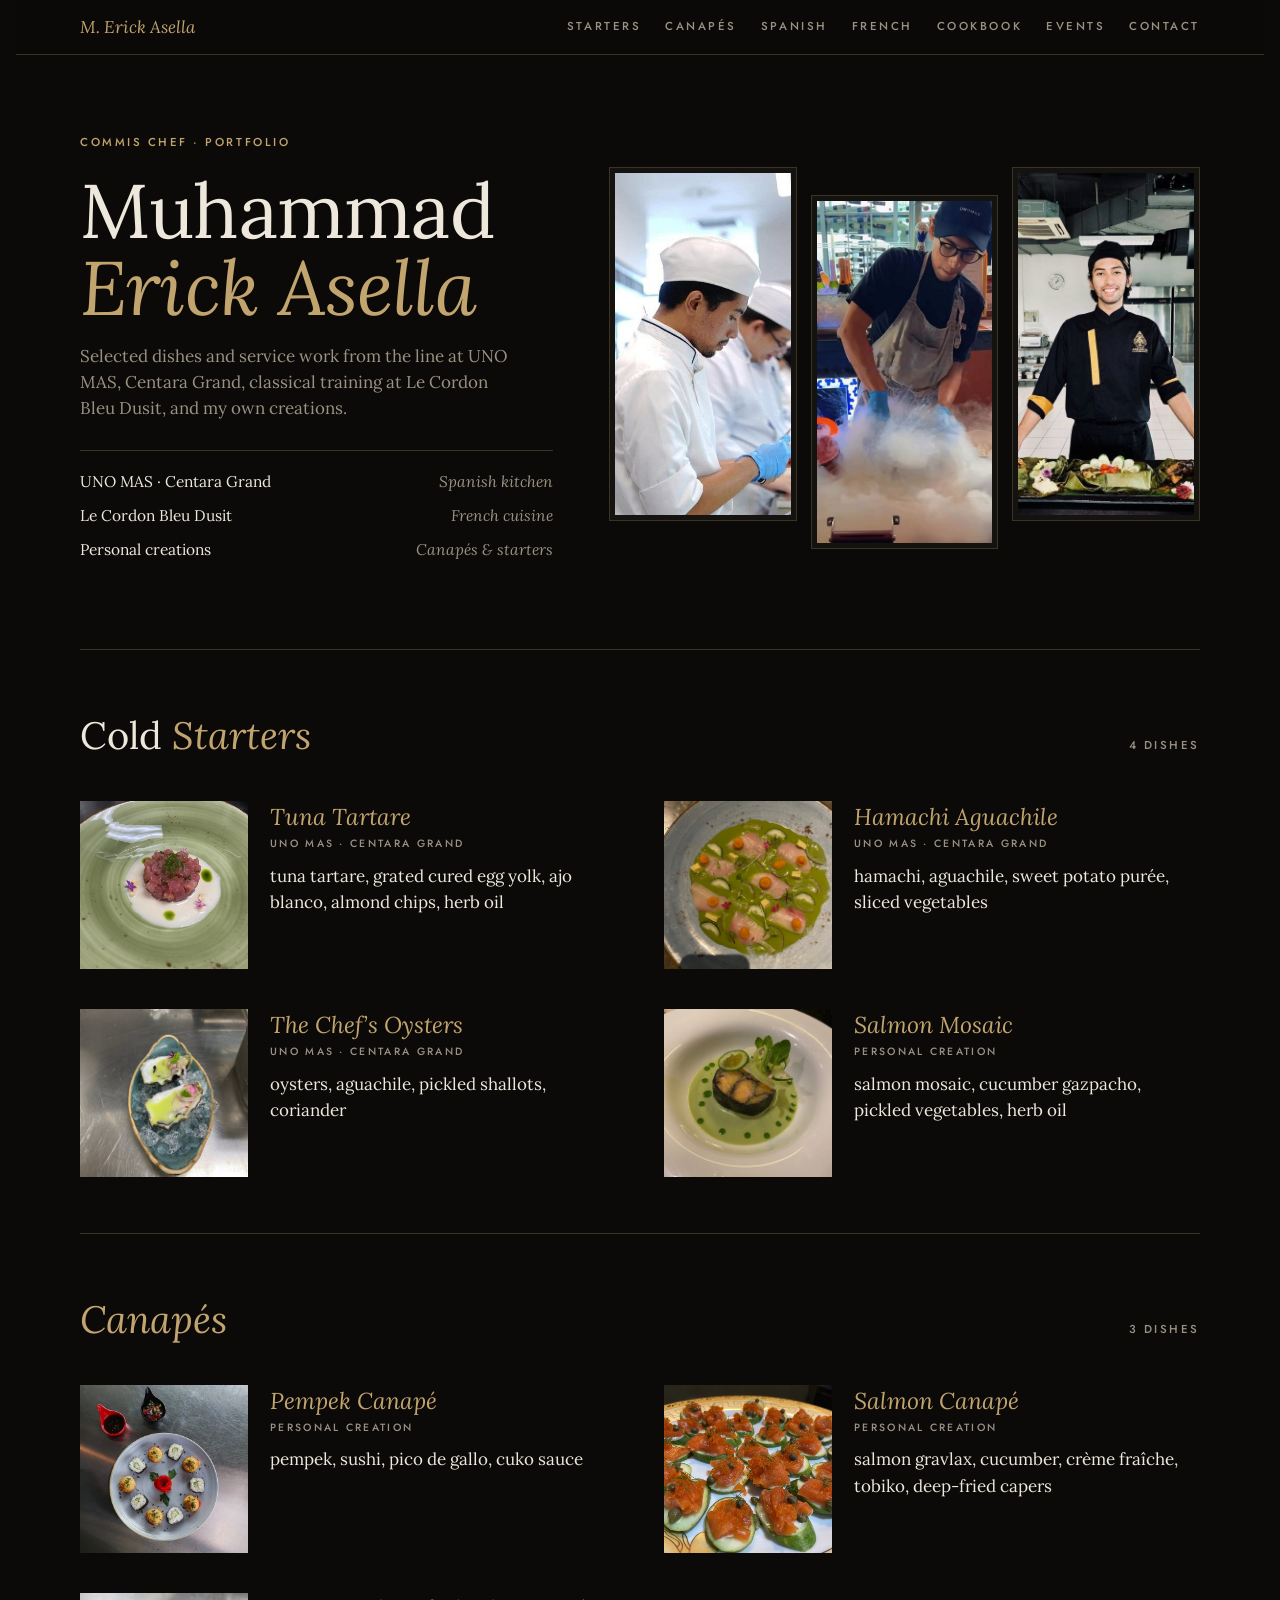
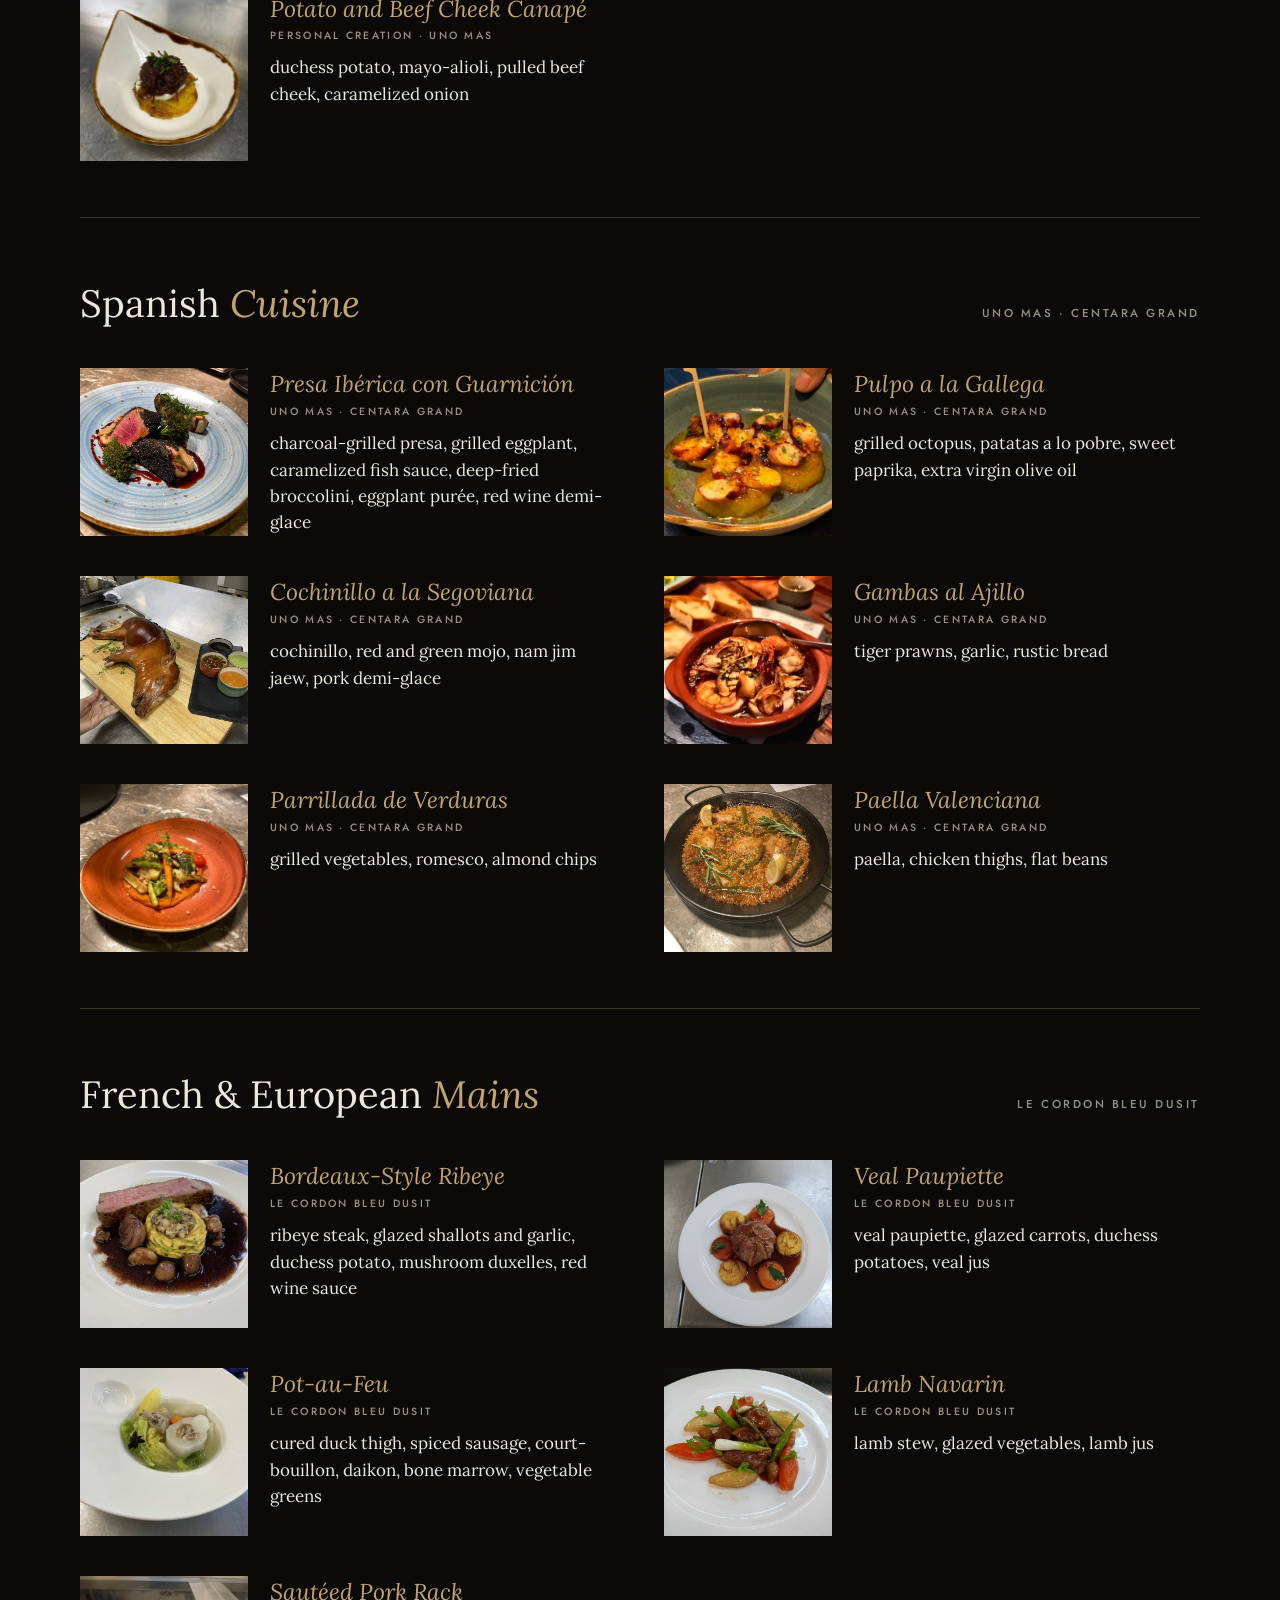
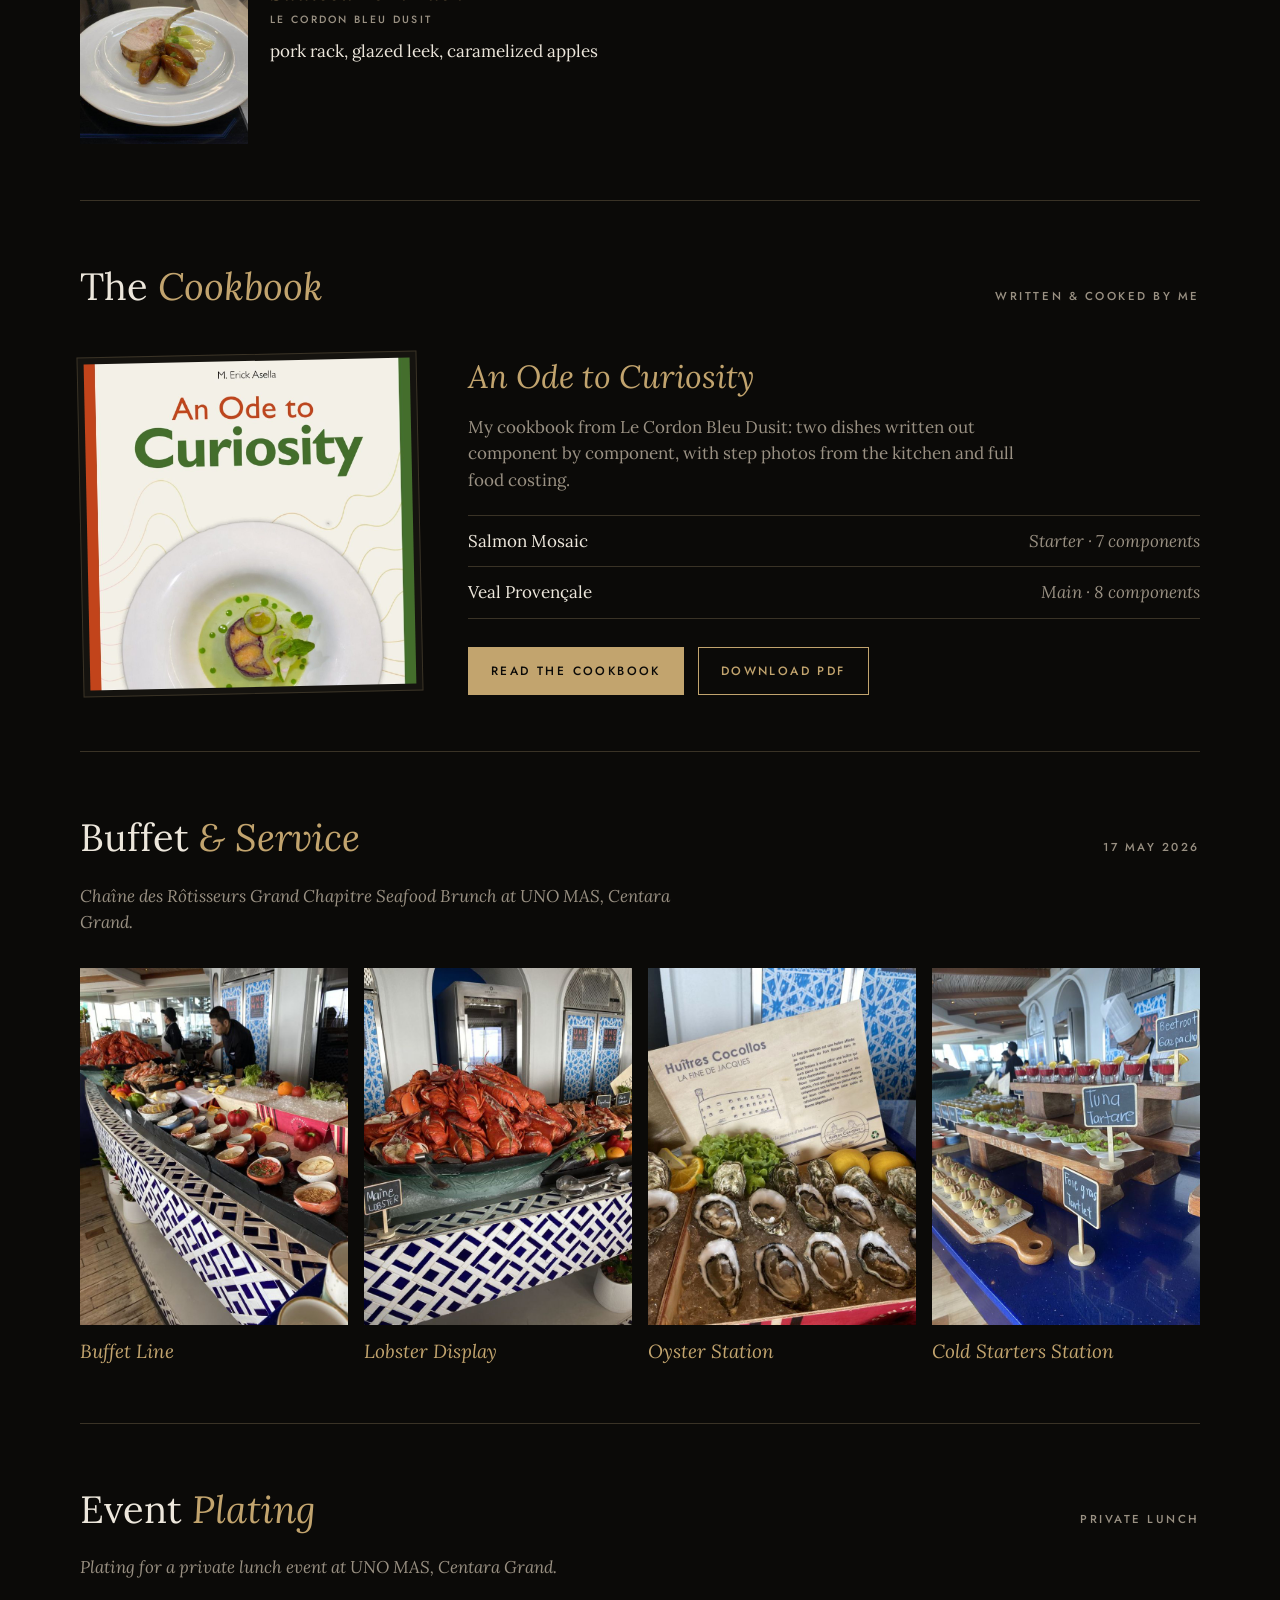
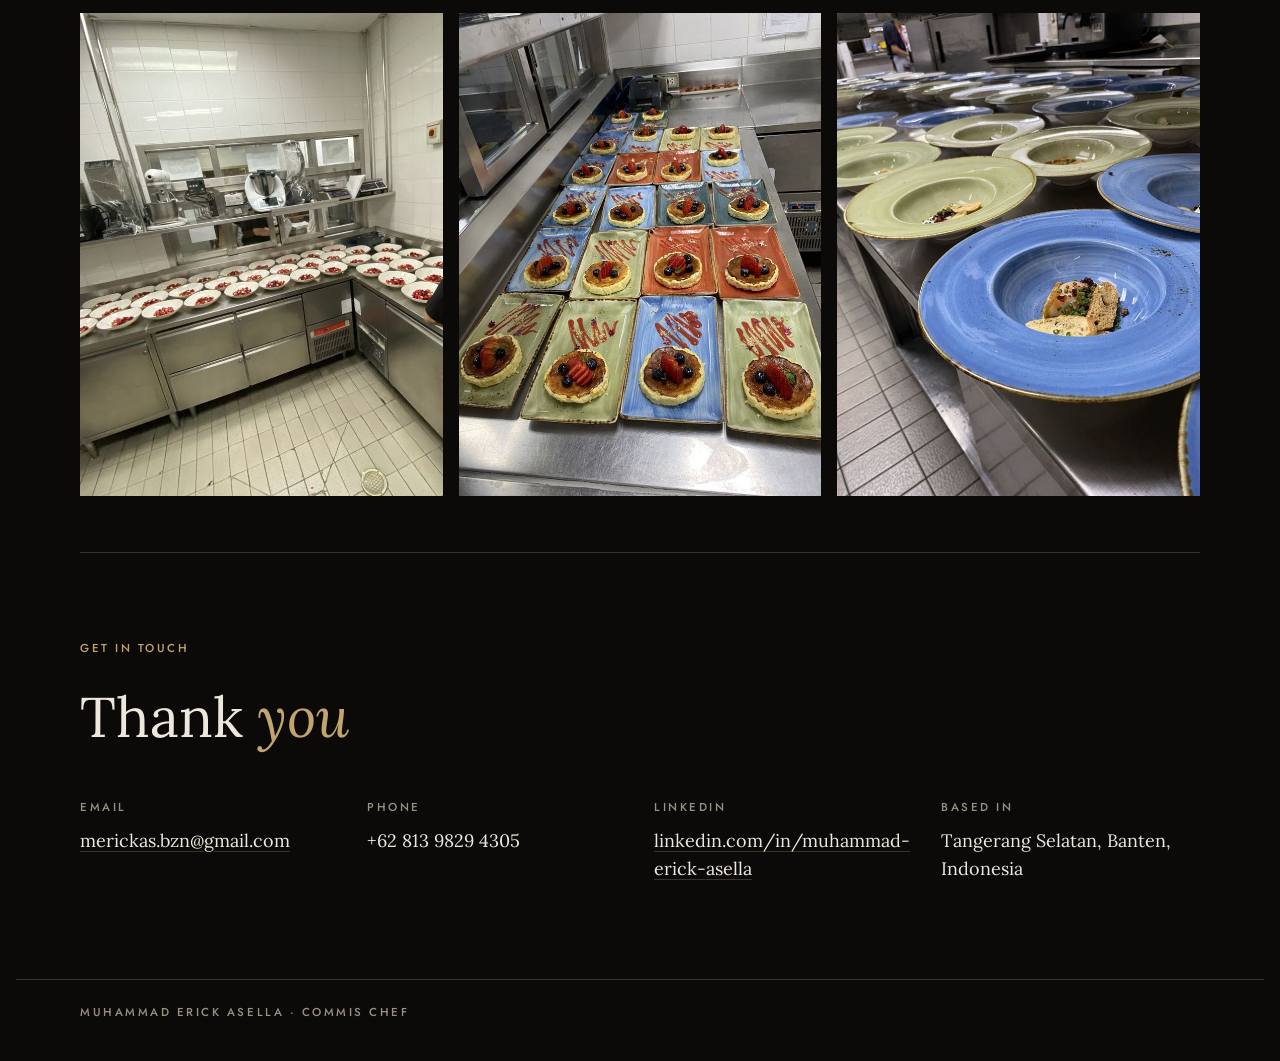
<file: index.html>
<!doctype html>
<html lang="en">
<head>
<meta charset="utf-8">
<meta name="viewport" content="width=device-width, initial-scale=1, viewport-fit=cover">
<meta name="description" content="Portfolio of Muhammad Erick Asella, commis chef: dishes from UNO MAS at Centara Grand and Le Cordon Bleu Dusit.">
<title>Muhammad Erick Asella</title>
<meta name="claude:viewport-fit-sides" content="cover">
<link rel="preconnect" href="https://fonts.googleapis.com">
<link rel="preconnect" href="https://fonts.gstatic.com" crossorigin>
<link rel="stylesheet" href="https://fonts.googleapis.com/css2?family=Lora:ital,wght@0,400;0,500;1,400;1,500&family=Jost:wght@400;500&display=swap">
<style>
/* Layout: a printed tasting menu — dark ground, gold course headings, each dish a photo + its components line, venue as provenance. */
:root {
  --bg: #0b0a08;
  --surface: #15130f;
  --fg: #ede7dc;
  --muted: #9a9183;
  --gold: #c2a46e;
  --rule: #3a3326;
  --display: "Lora", Georgia, "Times New Roman", serif;
  --body: "Lora", Georgia, serif;
  --label: "Jost", "Helvetica Neue", Arial, sans-serif;
  color-scheme: dark;
}
* { box-sizing: border-box; }
html { scroll-behavior: smooth; }
@media (prefers-reduced-motion: reduce) { html { scroll-behavior: auto; } }
body { margin: 0;
  background: var(--bg); color: var(--fg);
  font-family: var(--body); font-size: 17px; line-height: 1.55;
  padding-left: max(16px, env(safe-area-inset-left, 0px));
  padding-right: max(16px, env(safe-area-inset-right, 0px));
}
body::before { content: ""; position: fixed; inset: 0 0 auto; height: env(safe-area-inset-top, 0px); z-index: 10; background: var(--bg); }
.wrap { max-width: 1120px; margin: 0 auto; }
a { color: inherit; }
a:focus-visible { outline: 2px solid var(--gold); outline-offset: 3px; }
.label {
  font-family: var(--label); font-size: 11.5px; font-weight: 500;
  letter-spacing: .22em; text-transform: uppercase; color: var(--muted);
}

/* nav */
nav {
  position: sticky; top: env(safe-area-inset-top, 0px); z-index: 5;
  background: color-mix(in srgb, var(--bg) 92%, transparent);
  backdrop-filter: blur(6px);
  border-bottom: 1px solid var(--rule);
}
nav .wrap { display: flex; gap: 24px; align-items: center; padding-block: 14px; overflow-x: auto; scrollbar-width: none; }
nav .wrap::-webkit-scrollbar { display: none; }
nav .mark { font-family: var(--display); font-style: italic; color: var(--gold); white-space: nowrap; margin-right: auto; font-size: 17px; text-decoration: none; }
nav a.label { text-decoration: none; white-space: nowrap; }
nav a.label:hover { color: var(--gold); }

/* hero */
.hero { display: grid; grid-template-columns: 1fr 1.25fr; gap: 56px; align-items: center; padding-block: 72px 88px; }
.hero > div { min-width: 0; }
.eyebrow { color: var(--gold); }
.hero h1 {
  font-family: var(--display); font-weight: 400; font-size: clamp(44px, 6.4vw, 76px);
  line-height: 1.02; letter-spacing: -.01em; margin: 18px 0 16px; text-wrap: balance;
}
.hero h1 em { color: var(--gold); font-style: italic; }
.intro { color: var(--muted); max-width: 40ch; margin: 0 0 28px; }
.kitchens { display: grid; gap: 10px; margin: 0; padding: 18px 0 0; border-top: 1px solid var(--rule); list-style: none; }
.kitchens li { display: flex; justify-content: space-between; gap: 16px; font-size: 15.5px; }
.kitchens li span:last-child { color: var(--muted); font-style: italic; text-align: right; }
.triptych { display: grid; grid-template-columns: repeat(3, 1fr); gap: 14px; align-items: center; }
.triptych img { width: 100%; aspect-ratio: 9 / 17; object-fit: cover; border: 1px solid var(--rule); padding: 5px; background: var(--surface); display: block; }
.triptych img:nth-child(2) { transform: translateY(28px); }

/* courses */
section { padding-block: 56px; border-top: 1px solid var(--rule); scroll-margin-top: 60px; }
.course-head { display: flex; align-items: baseline; justify-content: space-between; gap: 16px; flex-wrap: wrap; margin-bottom: 36px; }
.course-head h2 { font-family: var(--display); font-weight: 400; font-size: clamp(28px, 3.6vw, 38px); margin: 0; text-wrap: balance; }
.course-head h2 em { color: var(--gold); }
.dishes { display: grid; grid-template-columns: repeat(2, minmax(0, 1fr)); gap: 40px 48px; }
.dish { display: grid; grid-template-columns: 168px minmax(0, 1fr); gap: 22px; align-items: start; }
.dish img { width: 168px; max-width: 100%; aspect-ratio: 1; object-fit: cover; display: block; }
.dish h3 { font-family: var(--display); font-style: italic; font-weight: 400; color: var(--gold); font-size: 23px; line-height: 1.2; margin: 2px 0 6px; text-wrap: balance; }
.dish .label { font-size: 10.5px; display: block; margin-bottom: 10px; }
.dish p { margin: 0; }

/* cookbook teaser */
.book { display: grid; grid-template-columns: minmax(0, 340px) minmax(0, 1fr); gap: 48px; align-items: center; }
.book-cover { display: block; border: 1px solid var(--rule); padding: 6px; background: var(--surface); transform: rotate(-1.2deg); transition: transform .3s; }
.book-cover:hover { transform: rotate(0); }
.book-cover img { width: 100%; aspect-ratio: 1; object-fit: cover; display: block; }
.book h3 { font-family: var(--display); font-style: italic; font-weight: 400; color: var(--gold); font-size: clamp(26px, 3vw, 32px); margin: 0 0 12px; }
.book p { color: var(--muted); margin: 0 0 22px; max-width: 52ch; }
.book-list { list-style: none; margin: 0 0 28px; padding: 0; border-top: 1px solid var(--rule); }
.book-list a { display: flex; justify-content: space-between; gap: 16px; padding: 12px 0; border-bottom: 1px solid var(--rule); text-decoration: none; }
.book-list a:hover span:first-child { color: var(--gold); }
.book-list a span:last-child { color: var(--muted); font-style: italic; text-align: right; }
.book-actions { display: flex; gap: 14px; flex-wrap: wrap; }
.btn { font-family: var(--label); font-size: 12px; font-weight: 500; letter-spacing: .2em; text-transform: uppercase; text-decoration: none; padding: 14px 22px; border: 1px solid var(--gold); background: var(--gold); color: var(--bg); transition: background .2s, color .2s; }
.btn:hover { background: transparent; color: var(--gold); }
.btn.ghost { background: transparent; color: var(--gold); }
.btn.ghost:hover { background: var(--gold); color: var(--bg); }

/* events */
.event-note { font-style: italic; color: var(--muted); margin: -20px 0 32px; max-width: 60ch; }
.gallery { display: grid; grid-template-columns: repeat(4, minmax(0, 1fr)); gap: 16px; }
.gallery.three { grid-template-columns: repeat(3, minmax(0, 1fr)); }
.gallery figure { margin: 0; }
.gallery img { width: 100%; aspect-ratio: 3 / 4; object-fit: cover; display: block; }
.gallery figcaption { font-family: var(--display); font-style: italic; color: var(--gold); font-size: 19px; margin-top: 12px; }

/* contact */
.contact { padding-block: 80px 96px; text-align: left; }
.contact h2 { font-family: var(--display); font-weight: 400; font-size: clamp(36px, 5vw, 56px); margin: 14px 0 32px; }
.contact h2 em { color: var(--gold); }
.lines { display: grid; grid-template-columns: repeat(auto-fit, minmax(230px, 1fr)); gap: 28px; }
.lines > div { min-width: 0; }
.lines .val { font-size: 18px; margin-top: 8px; overflow-wrap: anywhere; user-select: all; }
.lines a.val { display: block; text-decoration-color: var(--rule); text-underline-offset: 4px; user-select: text; }
.lines a.val:hover { text-decoration-color: var(--gold); }
footer { padding-block: 24px 40px; border-top: 1px solid var(--rule); color: var(--muted); }

@media (max-width: 880px) {
  .hero { grid-template-columns: 1fr; gap: 40px; padding-block: 48px 64px; }
  .dishes { grid-template-columns: 1fr; gap: 32px; }
  .gallery { grid-template-columns: repeat(2, minmax(0, 1fr)); }
  .book { grid-template-columns: 1fr; gap: 32px; }
  .book-cover { max-width: 320px; }
}
@media (max-width: 520px) {
  body { font-size: 16px; }
  .dish { grid-template-columns: 112px minmax(0, 1fr); gap: 16px; }
  .dish img { width: 112px; }
  .dish h3 { font-size: 20px; }
  .gallery.three { grid-template-columns: 1fr; }
  .gallery.three img { aspect-ratio: 4 / 3; }
  .triptych { gap: 8px; }
  .triptych img { padding: 3px; }
  .triptych img:nth-child(2) { transform: translateY(16px); }
  nav .mark { display: none; }
}
</style>
</head>
<body>

<nav>
  <div class="wrap">
    <a class="mark" href="#top">M. Erick Asella</a>
    <a class="label" href="#cold-starters">Starters</a>
    <a class="label" href="#canapes">Canapés</a>
    <a class="label" href="#spanish">Spanish</a>
    <a class="label" href="#french">French</a>
    <a class="label" href="#cookbook">Cookbook</a>
    <a class="label" href="#events">Events</a>
    <a class="label" href="#contact">Contact</a>
  </div>
</nav>

<main class="wrap" id="top">
  <header class="hero">
    <div>
      <span class="label eyebrow">Commis Chef · Portfolio</span>
      <h1>Muhammad <em>Erick Asella</em></h1>
      <p class="intro">Selected dishes and service work from the line at UNO MAS, Centara Grand, classical training at Le Cordon Bleu Dusit, and my own creations.</p>
      <ul class="kitchens">
        <li><span>UNO MAS · Centara Grand</span><span>Spanish kitchen</span></li>
        <li><span>Le Cordon Bleu Dusit</span><span>French cuisine</span></li>
        <li><span>Personal creations</span><span>Canapés &amp; starters</span></li>
      </ul>
    </div>
    <div class="triptych" aria-label="Erick at work">
      <img src="img/hero-1.jpg" alt="Erick plating in chef whites at Le Cordon Bleu">
      <img src="img/hero-2.jpg" alt="Erick working with liquid nitrogen at UNO MAS">
      <img src="img/hero-3.jpg" alt="Erick in black chef jacket beside a banana-leaf spread">
    </div>
  </header>

  <section id="cold-starters">
    <div class="course-head"><h2>Cold <em>Starters</em></h2><span class="label">4 dishes</span></div>
    <div class="dishes">
      <article class="dish"><img src="img/tuna-tartare.jpg" alt="Tuna tartare" loading="lazy"><div><h3>Tuna Tartare</h3><span class="label">UNO MAS · Centara Grand</span><p>tuna tartare, grated cured egg yolk, ajo blanco, almond chips, herb oil</p></div></article>
      <article class="dish"><img src="img/hamachi-aguachile.jpg" alt="Hamachi aguachile" loading="lazy"><div><h3>Hamachi Aguachile</h3><span class="label">UNO MAS · Centara Grand</span><p>hamachi, aguachile, sweet potato purée, sliced vegetables</p></div></article>
      <article class="dish"><img src="img/chefs-oysters.jpg" alt="The Chef's Oysters" loading="lazy"><div><h3>The Chef’s Oysters</h3><span class="label">UNO MAS · Centara Grand</span><p>oysters, aguachile, pickled shallots, coriander</p></div></article>
      <article class="dish"><img src="img/salmon-mosaic.jpg" alt="Salmon mosaic" loading="lazy"><div><h3>Salmon Mosaic</h3><span class="label">Personal creation</span><p>salmon mosaic, cucumber gazpacho, pickled vegetables, herb oil</p></div></article>
    </div>
  </section>

  <section id="canapes">
    <div class="course-head"><h2><em>Canapés</em></h2><span class="label">3 dishes</span></div>
    <div class="dishes">
      <article class="dish"><img src="img/pempek-canape.jpg" alt="Pempek canapé" loading="lazy"><div><h3>Pempek Canapé</h3><span class="label">Personal creation</span><p>pempek, sushi, pico de gallo, cuko sauce</p></div></article>
      <article class="dish"><img src="img/salmon-canape.jpg" alt="Salmon canapé" loading="lazy"><div><h3>Salmon Canapé</h3><span class="label">Personal creation</span><p>salmon gravlax, cucumber, crème fraîche, tobiko, deep-fried capers</p></div></article>
      <article class="dish"><img src="img/potato-beef-cheek.jpg" alt="Potato and beef cheek canapé" loading="lazy"><div><h3>Potato and Beef Cheek Canapé</h3><span class="label">Personal creation · UNO MAS</span><p>duchess potato, mayo-alioli, pulled beef cheek, caramelized onion</p></div></article>
    </div>
  </section>

  <section id="spanish">
    <div class="course-head"><h2>Spanish <em>Cuisine</em></h2><span class="label">UNO MAS · Centara Grand</span></div>
    <div class="dishes">
      <article class="dish"><img src="img/presa-iberica.jpg" alt="Presa Ibérica" loading="lazy"><div><h3>Presa Ibérica con Guarnición</h3><span class="label">UNO MAS · Centara Grand</span><p>charcoal-grilled presa, grilled eggplant, caramelized fish sauce, deep-fried broccolini, eggplant purée, red wine demi-glace</p></div></article>
      <article class="dish"><img src="img/pulpo-gallega.jpg" alt="Pulpo a la gallega" loading="lazy"><div><h3>Pulpo a la Gallega</h3><span class="label">UNO MAS · Centara Grand</span><p>grilled octopus, patatas a lo pobre, sweet paprika, extra virgin olive oil</p></div></article>
      <article class="dish"><img src="img/cochinillo.jpg" alt="Cochinillo a la segoviana" loading="lazy"><div><h3>Cochinillo a la Segoviana</h3><span class="label">UNO MAS · Centara Grand</span><p>cochinillo, red and green mojo, nam jim jaew, pork demi-glace</p></div></article>
      <article class="dish"><img src="img/gambas-ajillo.jpg" alt="Gambas al ajillo" loading="lazy"><div><h3>Gambas al Ajillo</h3><span class="label">UNO MAS · Centara Grand</span><p>tiger prawns, garlic, rustic bread</p></div></article>
      <article class="dish"><img src="img/parrillada.jpg" alt="Parrillada de verduras" loading="lazy"><div><h3>Parrillada de Verduras</h3><span class="label">UNO MAS · Centara Grand</span><p>grilled vegetables, romesco, almond chips</p></div></article>
      <article class="dish"><img src="img/paella.jpg" alt="Paella valenciana" loading="lazy"><div><h3>Paella Valenciana</h3><span class="label">UNO MAS · Centara Grand</span><p>paella, chicken thighs, flat beans</p></div></article>
    </div>
  </section>

  <section id="french">
    <div class="course-head"><h2>French &amp; European <em>Mains</em></h2><span class="label">Le Cordon Bleu Dusit</span></div>
    <div class="dishes">
      <article class="dish"><img src="img/ribeye.jpg" alt="Bordeaux-style ribeye" loading="lazy"><div><h3>Bordeaux-Style Ribeye</h3><span class="label">Le Cordon Bleu Dusit</span><p>ribeye steak, glazed shallots and garlic, duchess potato, mushroom duxelles, red wine sauce</p></div></article>
      <article class="dish"><img src="img/veal-paupiette.jpg" alt="Veal paupiette" loading="lazy"><div><h3>Veal Paupiette</h3><span class="label">Le Cordon Bleu Dusit</span><p>veal paupiette, glazed carrots, duchess potatoes, veal jus</p></div></article>
      <article class="dish"><img src="img/pot-au-feu.jpg" alt="Pot-au-feu" loading="lazy"><div><h3>Pot-au-Feu</h3><span class="label">Le Cordon Bleu Dusit</span><p>cured duck thigh, spiced sausage, court-bouillon, daikon, bone marrow, vegetable greens</p></div></article>
      <article class="dish"><img src="img/lamb-navarin.jpg" alt="Lamb navarin" loading="lazy"><div><h3>Lamb Navarin</h3><span class="label">Le Cordon Bleu Dusit</span><p>lamb stew, glazed vegetables, lamb jus</p></div></article>
      <article class="dish"><img src="img/pork-rack.jpg" alt="Sautéed pork rack" loading="lazy"><div><h3>Sautéed Pork Rack</h3><span class="label">Le Cordon Bleu Dusit</span><p>pork rack, glazed leek, caramelized apples</p></div></article>
    </div>
  </section>

  <section id="cookbook">
    <div class="course-head"><h2>The <em>Cookbook</em></h2><span class="label">Written &amp; cooked by me</span></div>
    <div class="book">
      <a class="book-cover" href="cookbook/"><img src="cookbook/img/cover.jpg" alt="Cover of the cookbook An Ode to Curiosity" loading="lazy"></a>
      <div>
        <h3>An Ode to Curiosity</h3>
        <p>My cookbook from Le Cordon Bleu Dusit: two dishes written out component by component, with step photos from the kitchen and full food costing.</p>
        <ul class="book-list">
          <li><a href="cookbook/salmon-mosaic/"><span>Salmon Mosaic</span><span>Starter · 7 components</span></a></li>
          <li><a href="cookbook/veal-provencale/"><span>Veal Provençale</span><span>Main · 8 components</span></a></li>
        </ul>
        <div class="book-actions">
          <a class="btn" href="cookbook/">Read the cookbook</a>
          <a class="btn ghost" href="cookbook/an-ode-to-curiosity.pdf" download>Download PDF</a>
        </div>
      </div>
    </div>
  </section>

  <section id="events">
    <div class="course-head"><h2>Buffet <em>&amp; Service</em></h2><span class="label">17 May 2026</span></div>
    <p class="event-note">Chaîne des Rôtisseurs Grand Chapitre Seafood Brunch at UNO MAS, Centara Grand.</p>
    <div class="gallery">
      <figure><img src="img/buffet-line.jpg" alt="Seafood brunch buffet line" loading="lazy"><figcaption>Buffet Line</figcaption></figure>
      <figure><img src="img/lobster-display.jpg" alt="Maine lobster display" loading="lazy"><figcaption>Lobster Display</figcaption></figure>
      <figure><img src="img/oyster-station.jpg" alt="Oyster station on ice" loading="lazy"><figcaption>Oyster Station</figcaption></figure>
      <figure><img src="img/cold-starters-station.jpg" alt="Cold starters station with tuna tartare and gazpacho" loading="lazy"><figcaption>Cold Starters Station</figcaption></figure>
    </div>
  </section>

  <section>
    <div class="course-head"><h2>Event <em>Plating</em></h2><span class="label">Private lunch</span></div>
    <p class="event-note">Plating for a private lunch event at UNO MAS, Centara Grand.</p>
    <div class="gallery three">
      <figure><img src="img/event-1.jpg" alt="Rows of plated desserts in the pass" loading="lazy"></figure>
      <figure><img src="img/event-2.jpg" alt="Desserts with berries plated on coloured platters" loading="lazy"></figure>
      <figure><img src="img/event-3.jpg" alt="Wide-rim bowls lined up for service" loading="lazy"></figure>
    </div>
  </section>

  <section class="contact" id="contact">
    <span class="label eyebrow">Get in touch</span>
    <h2>Thank <em>you</em></h2>
    <div class="lines">
      <div><span class="label">Email</span><a class="val" href="mailto:merickas.bzn@gmail.com">merickas.bzn@gmail.com</a></div>
      <div><span class="label">Phone</span><div class="val">+62 813 9829 4305</div></div>
      <div><span class="label">LinkedIn</span><a class="val" href="https://linkedin.com/in/muhammad-erick-asella" target="_blank" rel="noopener">linkedin.com/in/muhammad-erick-asella</a></div>
      <div><span class="label">Based in</span><div class="val">Tangerang Selatan, Banten, Indonesia</div></div>
    </div>
  </section>
</main>

<footer><div class="wrap label">Muhammad Erick Asella · Commis Chef</div></footer>
</body>
</html>
</file>
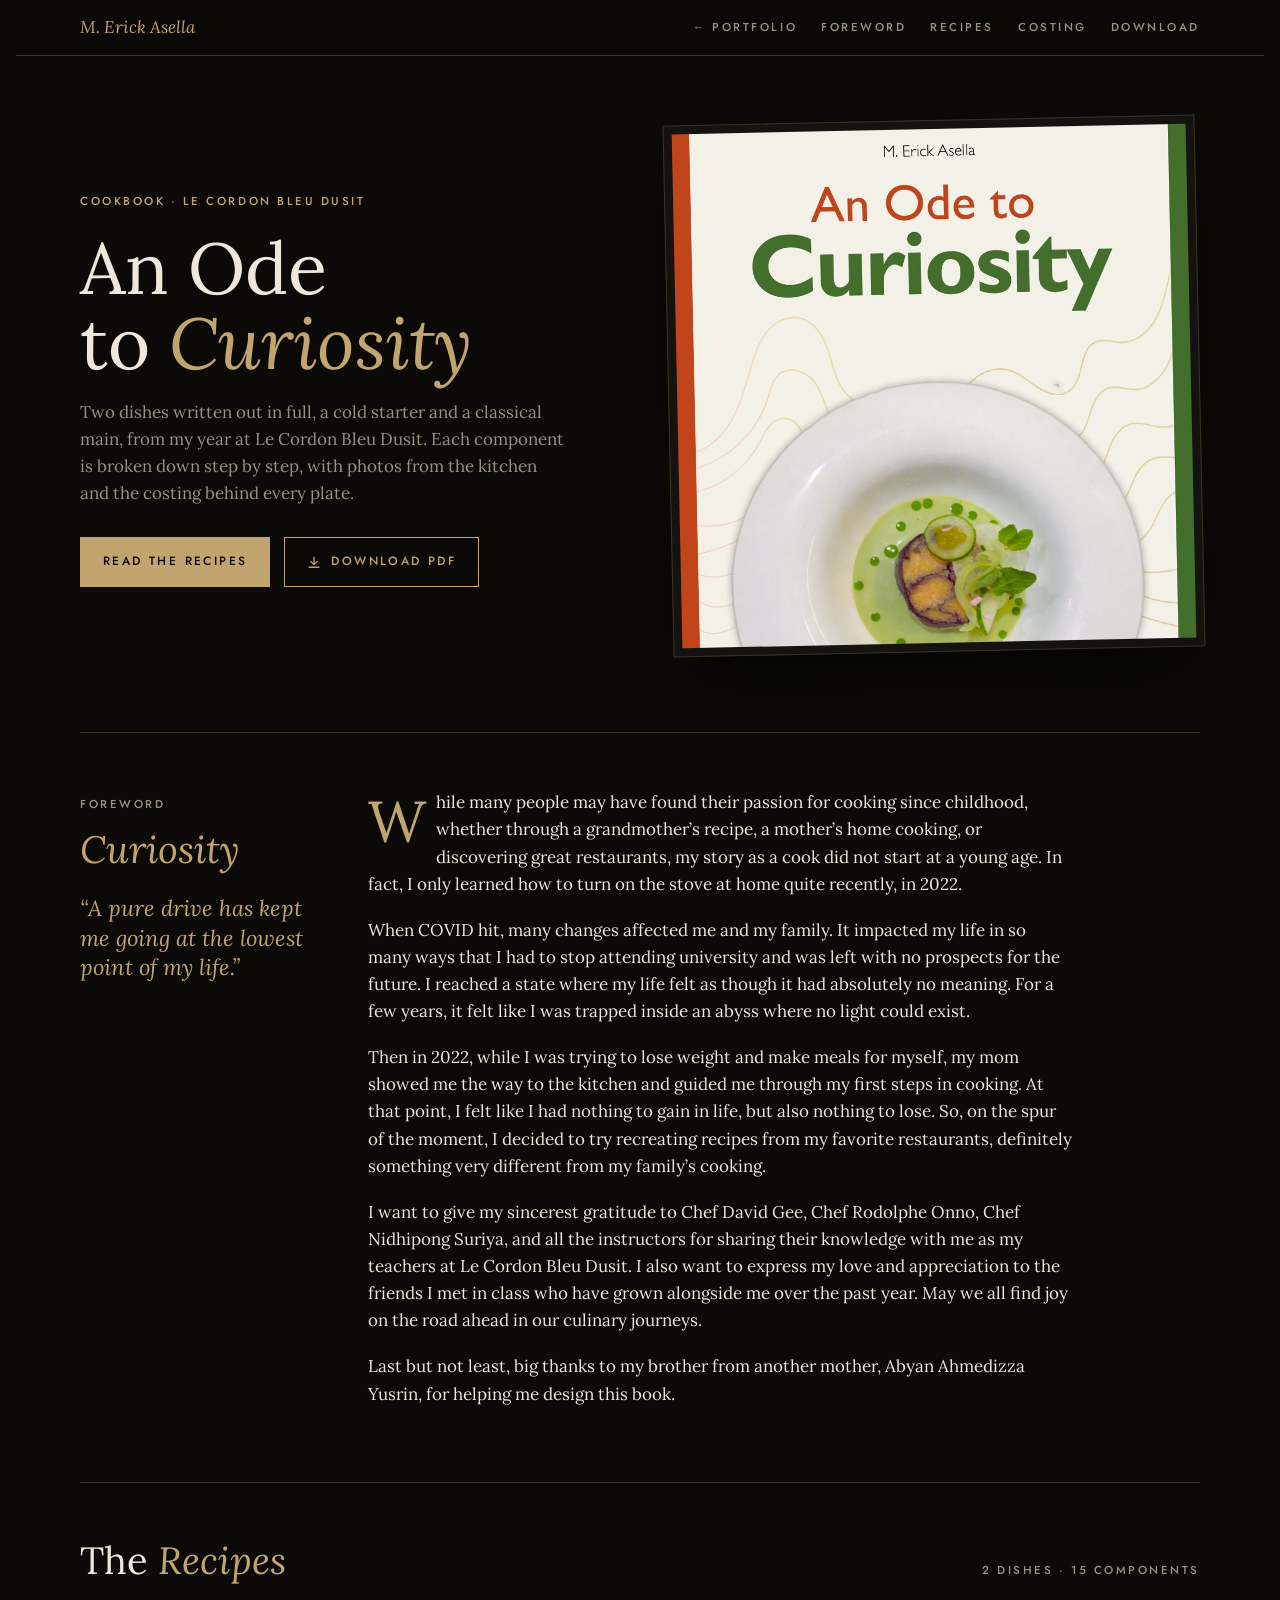
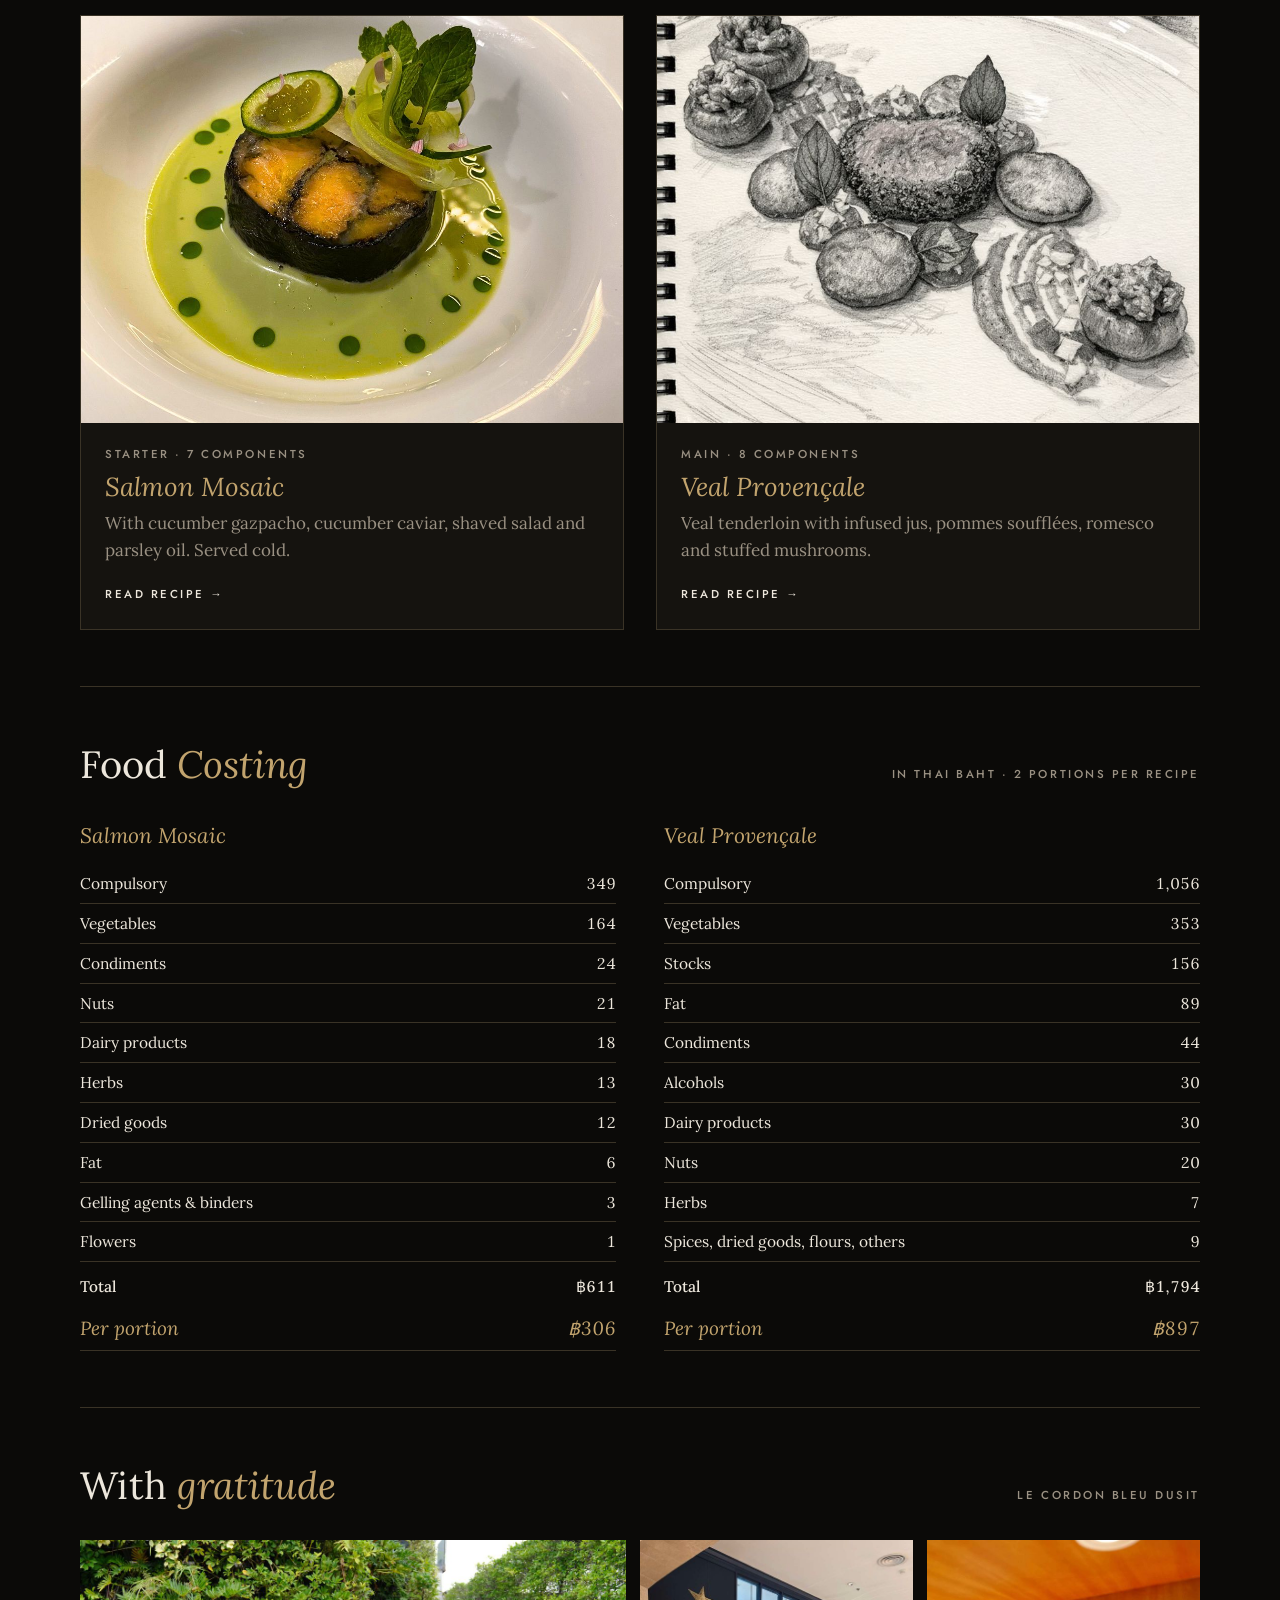
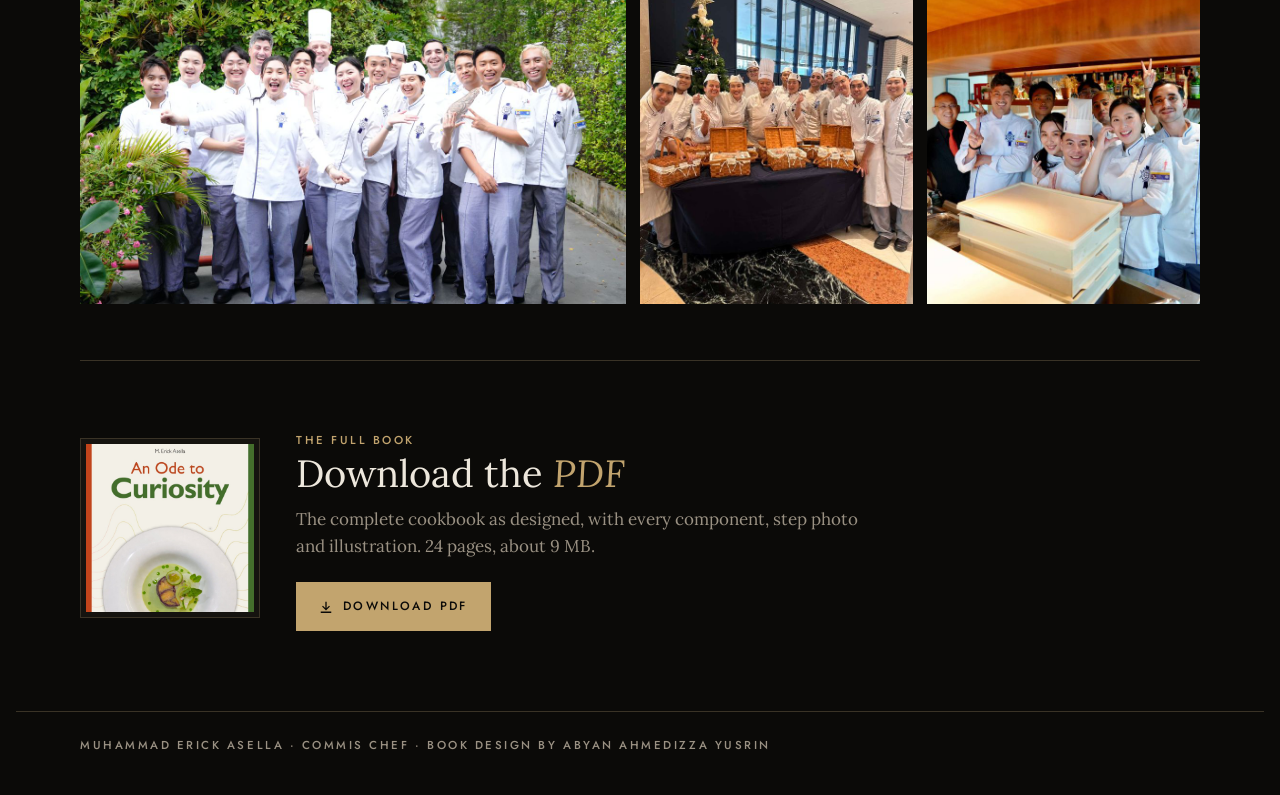
<file: cookbook/index.html>
<!doctype html>
<html lang="en">
<head>
<meta charset="utf-8">
<meta name="viewport" content="width=device-width, initial-scale=1, viewport-fit=cover">
<title>An Ode to Curiosity · M. Erick Asella</title>
<meta name="description" content="An Ode to Curiosity: a cookbook by commis chef Muhammad Erick Asella, with full recipes for Salmon Mosaic and Veal Provençale from Le Cordon Bleu Dusit.">
<meta property="og:title" content="An Ode to Curiosity · M. Erick Asella">
<meta property="og:description" content="A cookbook of two dishes, written by Muhammad Erick Asella.">
<meta property="og:image" content="img/cover.jpg">
<link rel="preconnect" href="https://fonts.googleapis.com">
<link rel="preconnect" href="https://fonts.gstatic.com" crossorigin>
<link rel="stylesheet" href="https://fonts.googleapis.com/css2?family=Lora:ital,wght@0,400;0,500;1,400;1,500&family=Jost:wght@400;500&display=swap">
<link rel="stylesheet" href="cookbook.css">
</head>
<body>

<nav>
  <div class="wrap">
    <a class="mark" href="../">M. Erick Asella</a>
    <a class="label" href="../">← Portfolio</a>
    <a class="label" href="#foreword">Foreword</a>
    <a class="label" href="#recipes">Recipes</a>
    <a class="label" href="#costing">Costing</a>
    <a class="label" href="#download">Download</a>
  </div>
</nav>

<main class="wrap" id="top">
  <header class="book-hero">
    <div>
      <span class="label gold">Cookbook · Le Cordon Bleu Dusit</span>
      <h1>An Ode to <em>Curiosity</em></h1>
      <p class="lede">Two dishes written out in full, a cold starter and a classical main, from my year at Le Cordon Bleu Dusit. Each component is broken down step by step, with photos from the kitchen and the costing behind every plate.</p>
      <div class="actions">
        <a class="btn" href="#recipes">Read the recipes</a>
        <a class="btn ghost" href="an-ode-to-curiosity.pdf" download>
          <svg viewBox="0 0 16 16" fill="none" stroke="currentColor" stroke-width="1.5" aria-hidden="true"><path d="M8 2v9M4 7l4 4 4-4M2 14h12"/></svg>
          Download PDF
        </a>
      </div>
    </div>
    <div class="cover"><img src="img/cover.jpg" alt="Cover of An Ode to Curiosity, showing the plated salmon mosaic in a white bowl"></div>
  </header>

  <section id="foreword">
    <div class="foreword">
      <div>
        <span class="label">Foreword</span>
        <h2 style="margin:12px 0 22px"><em>Curiosity</em></h2>
        <p class="pull">“A pure drive has kept me going at the lowest point of my life.”</p>
      </div>
      <div class="prose">
        <p>While many people may have found their passion for cooking since childhood, whether through a grandmother’s recipe, a mother’s home cooking, or discovering great restaurants, my story as a cook did not start at a young age. In fact, I only learned how to turn on the stove at home quite recently, in 2022.</p>
        <p>When COVID hit, many changes affected me and my family. It impacted my life in so many ways that I had to stop attending university and was left with no prospects for the future. I reached a state where my life felt as though it had absolutely no meaning. For a few years, it felt like I was trapped inside an abyss where no light could exist.</p>
        <p>Then in 2022, while I was trying to lose weight and make meals for myself, my mom showed me the way to the kitchen and guided me through my first steps in cooking. At that point, I felt like I had nothing to gain in life, but also nothing to lose. So, on the spur of the moment, I decided to try recreating recipes from my favorite restaurants, definitely something very different from my family’s cooking.</p>
        <p>I want to give my sincerest gratitude to Chef David Gee, Chef Rodolphe Onno, Chef Nidhipong Suriya, and all the instructors for sharing their knowledge with me as my teachers at Le Cordon Bleu Dusit. I also want to express my love and appreciation to the friends I met in class who have grown alongside me over the past year. May we all find joy on the road ahead in our culinary journeys.</p>
        <p>Last but not least, big thanks to my brother from another mother, Abyan Ahmedizza Yusrin, for helping me design this book.</p>
      </div>
    </div>
  </section>

  <section id="recipes">
    <div class="head"><h2>The <em>Recipes</em></h2><span class="label">2 dishes · 15 components</span></div>
    <div class="recipes">
      <a class="rcard" href="salmon-mosaic/">
        <img src="img/salmon-plated.jpg" alt="Salmon mosaic wrapped in nori on cucumber gazpacho with parsley oil dots" loading="lazy">
        <div class="body">
          <span class="label">Starter · 7 components</span>
          <h3>Salmon Mosaic</h3>
          <p>With cucumber gazpacho, cucumber caviar, shaved salad and parsley oil. Served cold.</p>
          <span class="label more">Read recipe →</span>
        </div>
      </a>
      <a class="rcard" href="veal-provencale/">
        <img src="img/veal-sketch.jpg" alt="Pencil sketch of the veal provençale plate with stuffed mushrooms and pommes soufflées" loading="lazy" style="object-position:center 60%">
        <div class="body">
          <span class="label">Main · 8 components</span>
          <h3>Veal Provençale</h3>
          <p>Veal tenderloin with infused jus, pommes soufflées, romesco and stuffed mushrooms.</p>
          <span class="label more">Read recipe →</span>
        </div>
      </a>
    </div>
  </section>

  <section id="costing">
    <div class="head"><h2>Food <em>Costing</em></h2><span class="label">In Thai Baht · 2 portions per recipe</span></div>
    <div class="cost">
      <table>
        <caption>Salmon Mosaic</caption>
        <tbody>
          <tr><td>Compulsory</td><td>349</td></tr>
          <tr><td>Vegetables</td><td>164</td></tr>
          <tr><td>Condiments</td><td>24</td></tr>
          <tr><td>Nuts</td><td>21</td></tr>
          <tr><td>Dairy products</td><td>18</td></tr>
          <tr><td>Herbs</td><td>13</td></tr>
          <tr><td>Dried goods</td><td>12</td></tr>
          <tr><td>Fat</td><td>6</td></tr>
          <tr><td>Gelling agents &amp; binders</td><td>3</td></tr>
          <tr><td>Flowers</td><td>1</td></tr>
          <tr class="total"><td>Total</td><td>฿611</td></tr>
          <tr class="portion"><td>Per portion</td><td>฿306</td></tr>
        </tbody>
      </table>
      <table>
        <caption>Veal Provençale</caption>
        <tbody>
          <tr><td>Compulsory</td><td>1,056</td></tr>
          <tr><td>Vegetables</td><td>353</td></tr>
          <tr><td>Stocks</td><td>156</td></tr>
          <tr><td>Fat</td><td>89</td></tr>
          <tr><td>Condiments</td><td>44</td></tr>
          <tr><td>Alcohols</td><td>30</td></tr>
          <tr><td>Dairy products</td><td>30</td></tr>
          <tr><td>Nuts</td><td>20</td></tr>
          <tr><td>Herbs</td><td>7</td></tr>
          <tr><td>Spices, dried goods, flours, others</td><td>9</td></tr>
          <tr class="total"><td>Total</td><td>฿1,794</td></tr>
          <tr class="portion"><td>Per portion</td><td>฿897</td></tr>
        </tbody>
      </table>
    </div>
  </section>

  <section>
    <div class="head"><h2>With <em>gratitude</em></h2><span class="label">Le Cordon Bleu Dusit</span></div>
    <div class="gallery">
      <img class="wide" src="img/class-1.jpg" alt="Erick with his Le Cordon Bleu classmates in chef whites outdoors" loading="lazy">
      <img src="img/class-2.jpg" alt="The class gathered around a festive table at Le Cordon Bleu" loading="lazy">
      <img src="img/class-4.jpg" alt="Classmates celebrating in the kitchen" loading="lazy">
    </div>
  </section>

  <section class="download" id="download">
    <img src="img/cover.jpg" alt="" loading="lazy">
    <div>
      <span class="label gold">The full book</span>
      <h2>Download the <em>PDF</em></h2>
      <p>The complete cookbook as designed, with every component, step photo and illustration. 24 pages, about 9 MB.</p>
      <a class="btn" href="an-ode-to-curiosity.pdf" download>
        <svg viewBox="0 0 16 16" fill="none" stroke="currentColor" stroke-width="1.5" aria-hidden="true"><path d="M8 2v9M4 7l4 4 4-4M2 14h12"/></svg>
        Download PDF
      </a>
    </div>
  </section>
</main>

<footer><div class="wrap label">Muhammad Erick Asella · Commis Chef · Book design by Abyan Ahmedizza Yusrin</div></footer>
</body>
</html>
</file>
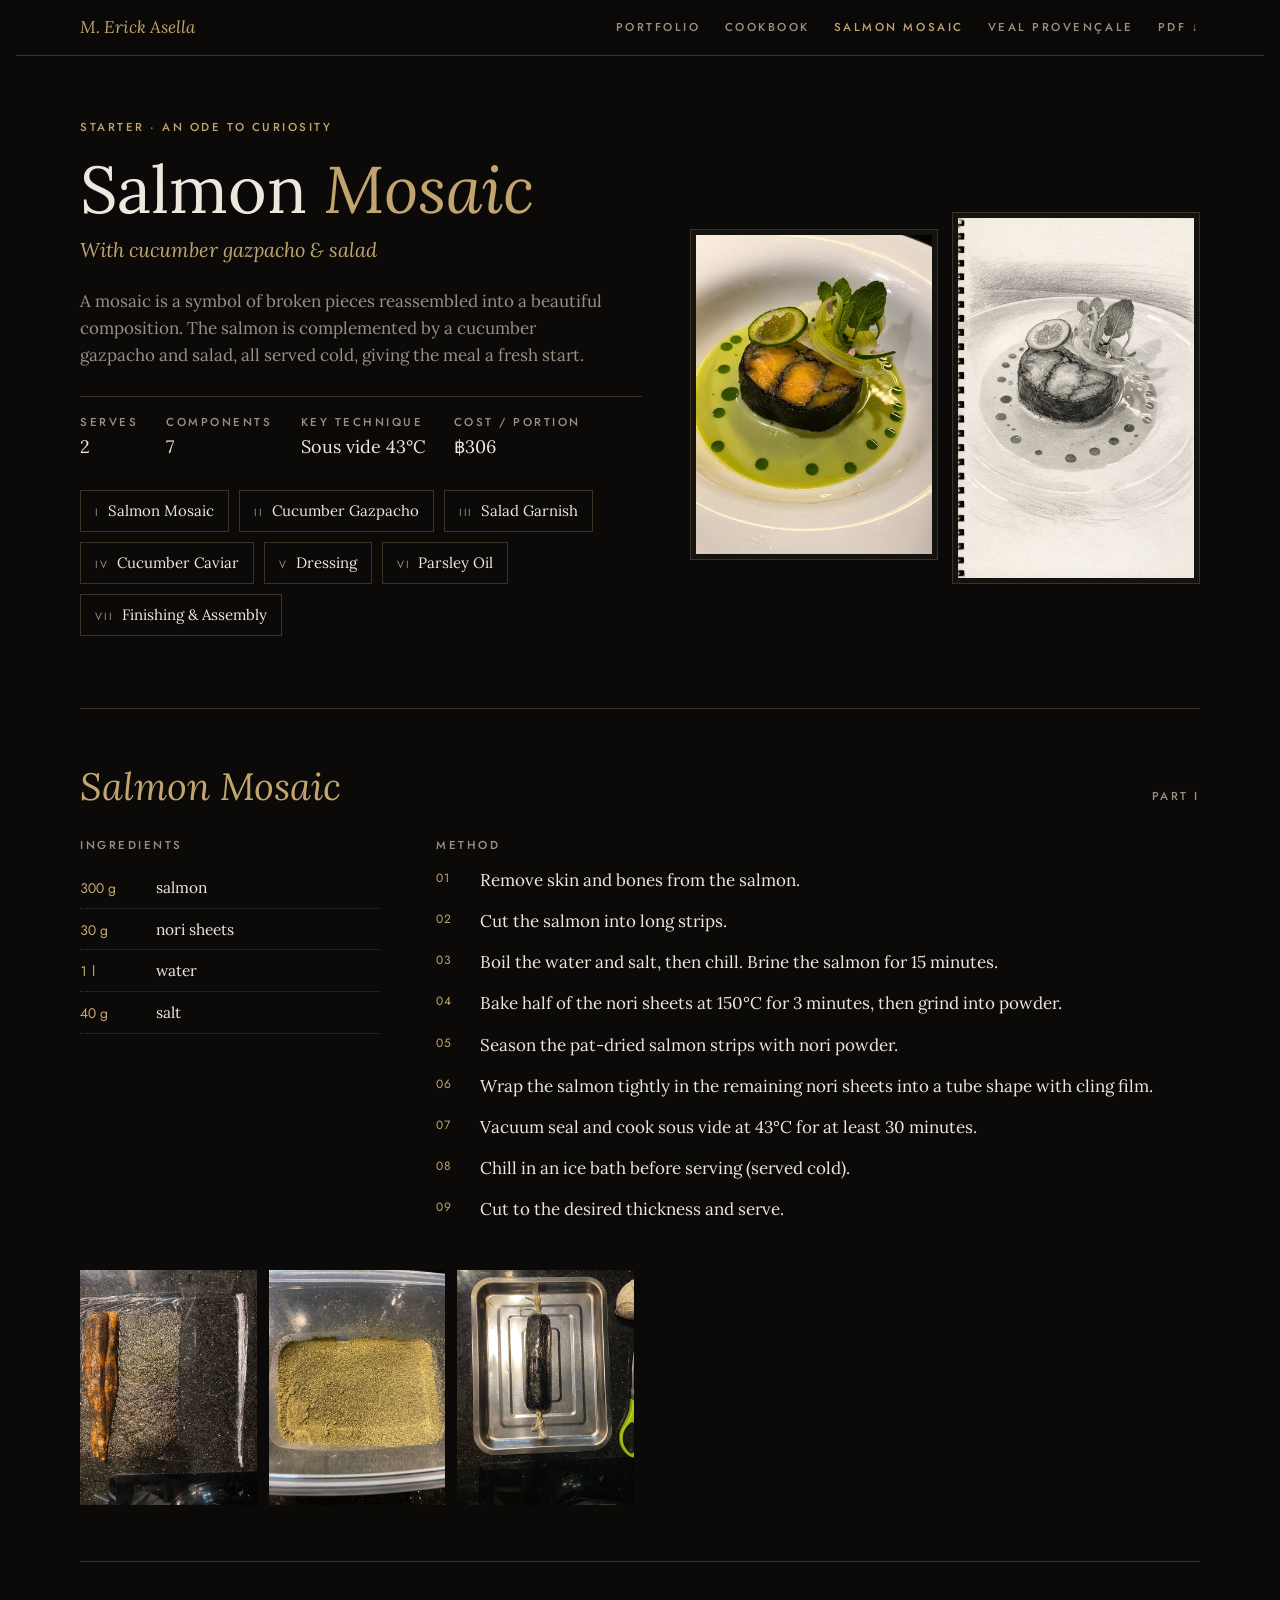
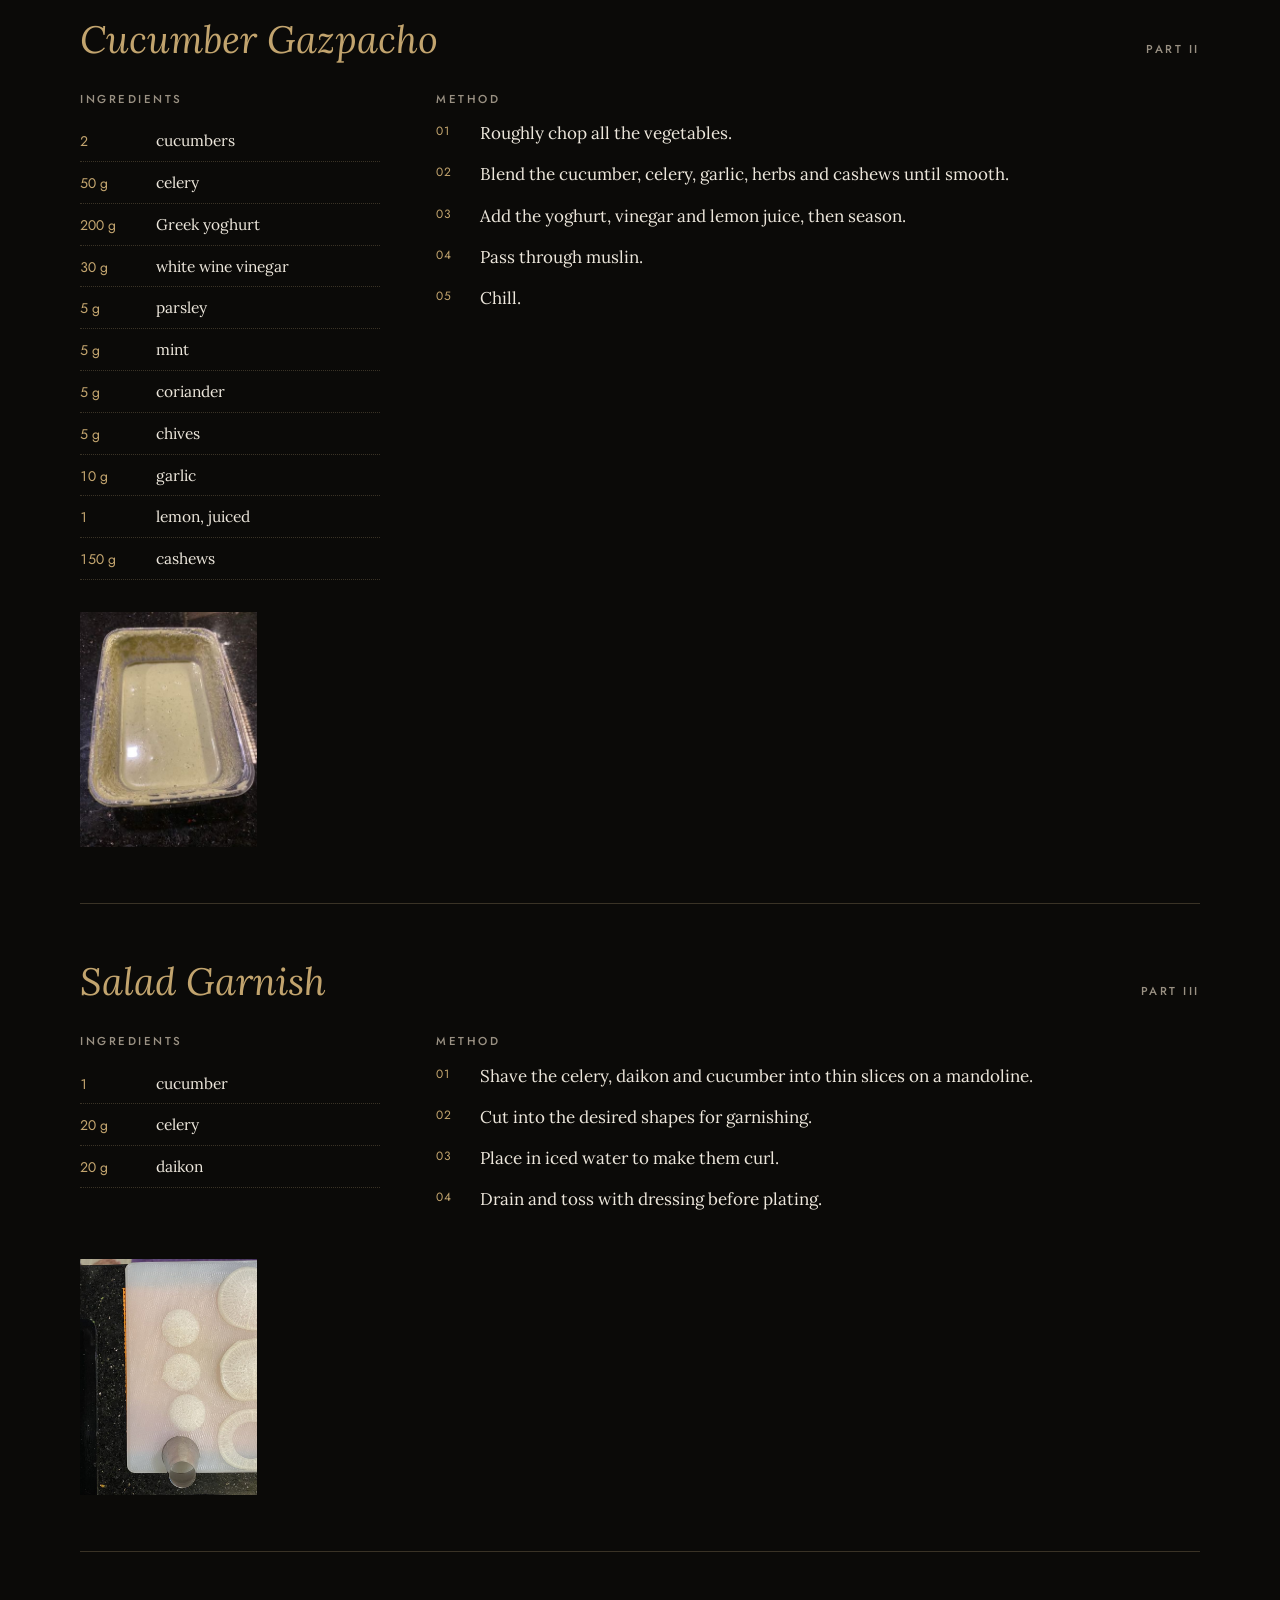
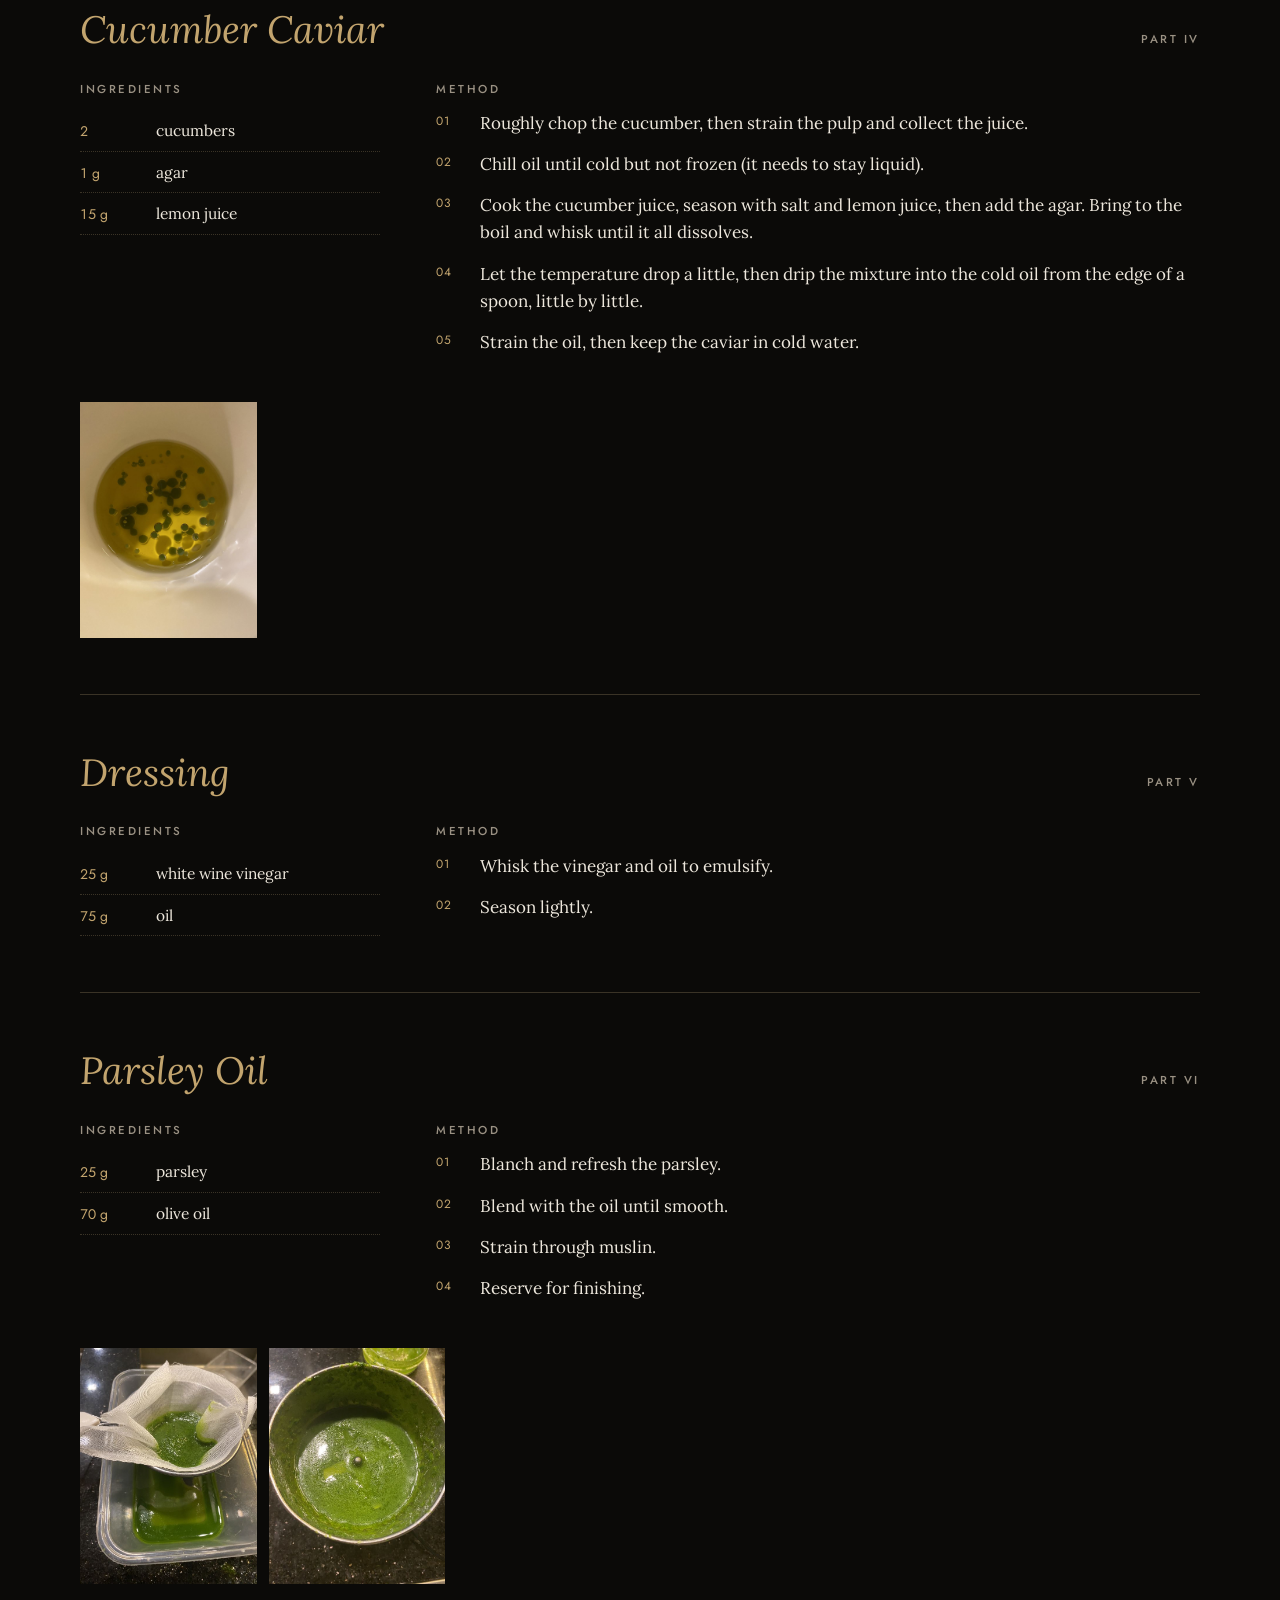
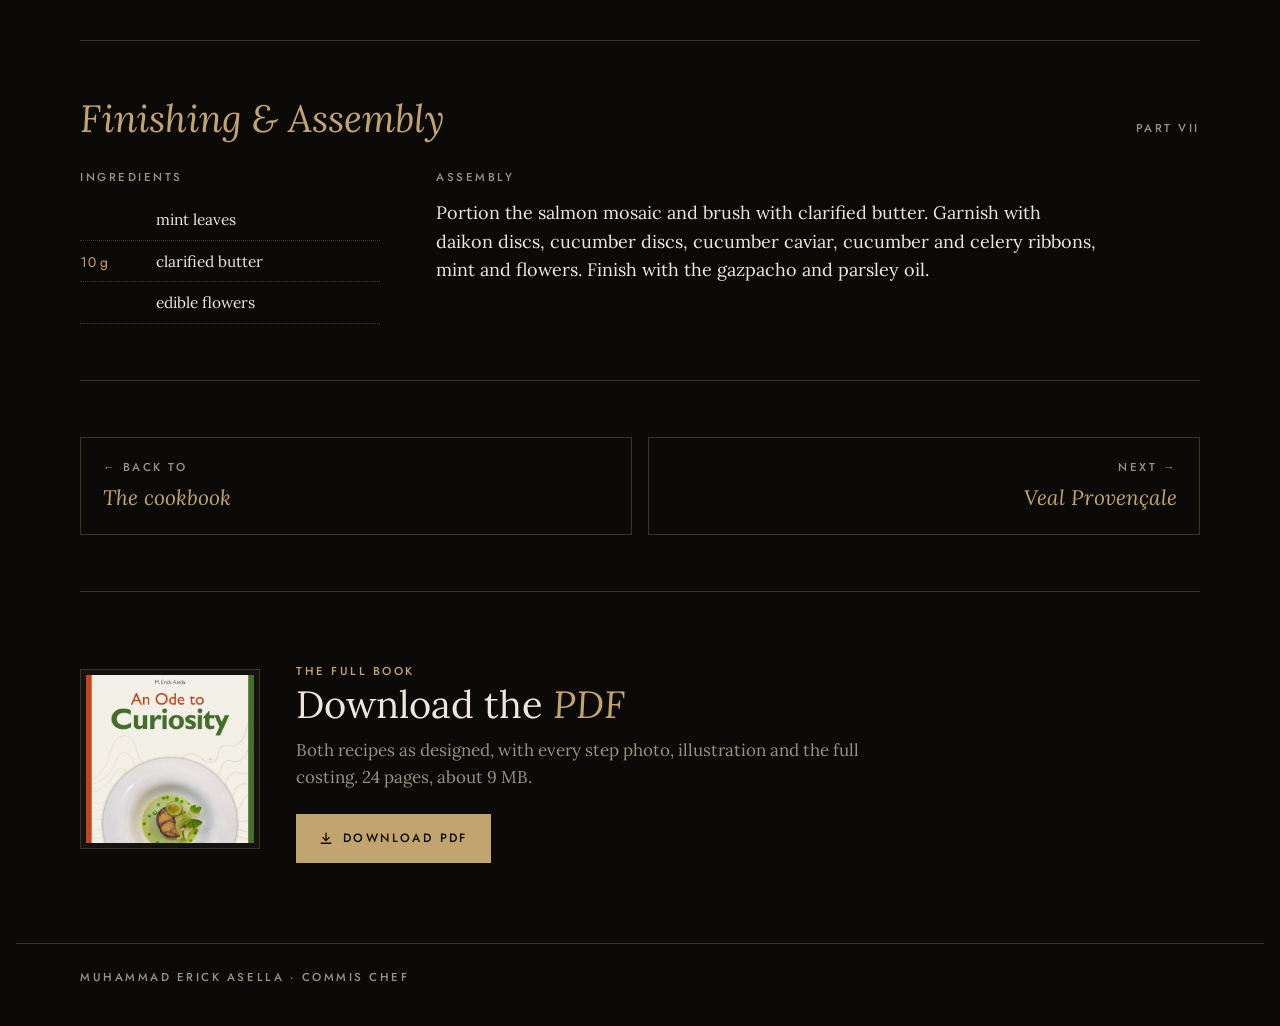
<file: cookbook/salmon-mosaic/index.html>
<!doctype html>
<html lang="en">
<head>
<meta charset="utf-8">
<meta name="viewport" content="width=device-width, initial-scale=1, viewport-fit=cover">
<title>Salmon Mosaic · An Ode to Curiosity</title>
<meta name="description" content="Salmon mosaic with cucumber gazpacho, cucumber caviar and parsley oil: full recipe by Muhammad Erick Asella.">
<link rel="preconnect" href="https://fonts.googleapis.com">
<link rel="preconnect" href="https://fonts.gstatic.com" crossorigin>
<link rel="stylesheet" href="https://fonts.googleapis.com/css2?family=Lora:ital,wght@0,400;0,500;1,400;1,500&family=Jost:wght@400;500&display=swap">
<link rel="stylesheet" href="../cookbook.css">
</head>
<body>

<nav>
  <div class="wrap">
    <a class="mark" href="../../">M. Erick Asella</a>
    <a class="label" href="../../">Portfolio</a>
    <a class="label" href="../">Cookbook</a>
    <a class="label" href="../salmon-mosaic/" aria-current="page">Salmon Mosaic</a>
    <a class="label" href="../veal-provencale/">Veal Provençale</a>
    <a class="label" href="../an-ode-to-curiosity.pdf" download>PDF ↓</a>
  </div>
</nav>

<main class="wrap" id="top">
  <header class="r-hero">
    <div>
      <span class="label gold">Starter · An Ode to Curiosity</span>
      <h1>Salmon <em>Mosaic</em></h1>
      <p class="sub">With cucumber gazpacho &amp; salad</p>
      <p class="story">A mosaic is a symbol of broken pieces reassembled into a beautiful composition. The salmon is complemented by a cucumber gazpacho and salad, all served cold, giving the meal a fresh start.</p>
      <ul class="facts">
        <li><span class="label">Serves</span><b>2</b></li><li><span class="label">Components</span><b>7</b></li><li><span class="label">Key technique</span><b>Sous vide 43°C</b></li><li><span class="label">Cost / portion</span><b>฿306</b></li>
      </ul>
      <ul class="toc"><li><a href="#salmon"><span>I</span>Salmon Mosaic</a></li><li><a href="#gazpacho"><span>II</span>Cucumber Gazpacho</a></li><li><a href="#salad"><span>III</span>Salad Garnish</a></li><li><a href="#caviar"><span>IV</span>Cucumber Caviar</a></li><li><a href="#dressing"><span>V</span>Dressing</a></li><li><a href="#parsley-oil"><span>VI</span>Parsley Oil</a></li><li><a href="#assembly"><span>VII</span>Finishing &amp; Assembly</a></li></ul>
    </div>
    <div class="pics"><img src="../img/salmon-plated.jpg" alt="Plated salmon mosaic on cucumber gazpacho with parsley oil"><img src="../img/salmon-sketch.jpg" alt="Pencil sketch of the salmon mosaic plate"></div>
  </header>

<section class="part" id="salmon">
<div class="head"><h2>Salmon Mosaic</h2><span class="label">Part I</span></div>
<div><span class="label col-label">Ingredients</span><ul class="ing"><li><span class="q">300 g</span><span>salmon</span></li><li><span class="q">30 g</span><span>nori sheets</span></li><li><span class="q">1 l</span><span>water</span></li><li><span class="q">40 g</span><span>salt</span></li></ul></div>
<div><span class="label col-label">Method</span><ol class="method"><li>Remove skin and bones from the salmon.</li><li>Cut the salmon into long strips.</li><li>Boil the water and salt, then chill. Brine the salmon for 15 minutes.</li><li>Bake half of the nori sheets at 150°C for 3 minutes, then grind into powder.</li><li>Season the pat-dried salmon strips with nori powder.</li><li>Wrap the salmon tightly in the remaining nori sheets into a tube shape with cling film.</li><li>Vacuum seal and cook sous vide at 43°C for at least 30 minutes.</li><li>Chill in an ice bath before serving (served cold).</li><li>Cut to the desired thickness and serve.</li></ol></div>
<div class="steps"><img src="../img/salmon-strips.jpg" alt="Salmon strips laid on nori" loading="lazy"><img src="../img/nori-powder.jpg" alt="Ground nori powder" loading="lazy"><img src="../img/salmon-sousvide.jpg" alt="Wrapped salmon roll ready for sous vide" loading="lazy"></div>
</section>
<section class="part" id="gazpacho">
<div class="head"><h2>Cucumber Gazpacho</h2><span class="label">Part II</span></div>
<div><span class="label col-label">Ingredients</span><ul class="ing"><li><span class="q">2</span><span>cucumbers</span></li><li><span class="q">50 g</span><span>celery</span></li><li><span class="q">200 g</span><span>Greek yoghurt</span></li><li><span class="q">30 g</span><span>white wine vinegar</span></li><li><span class="q">5 g</span><span>parsley</span></li><li><span class="q">5 g</span><span>mint</span></li><li><span class="q">5 g</span><span>coriander</span></li><li><span class="q">5 g</span><span>chives</span></li><li><span class="q">10 g</span><span>garlic</span></li><li><span class="q">1</span><span>lemon, juiced</span></li><li><span class="q">150 g</span><span>cashews</span></li></ul></div>
<div><span class="label col-label">Method</span><ol class="method"><li>Roughly chop all the vegetables.</li><li>Blend the cucumber, celery, garlic, herbs and cashews until smooth.</li><li>Add the yoghurt, vinegar and lemon juice, then season.</li><li>Pass through muslin.</li><li>Chill.</li></ol></div>
<div class="steps"><img src="../img/gazpacho.jpg" alt="Strained cucumber gazpacho" loading="lazy"></div>
</section>
<section class="part" id="salad">
<div class="head"><h2>Salad Garnish</h2><span class="label">Part III</span></div>
<div><span class="label col-label">Ingredients</span><ul class="ing"><li><span class="q">1</span><span>cucumber</span></li><li><span class="q">20 g</span><span>celery</span></li><li><span class="q">20 g</span><span>daikon</span></li></ul></div>
<div><span class="label col-label">Method</span><ol class="method"><li>Shave the celery, daikon and cucumber into thin slices on a mandoline.</li><li>Cut into the desired shapes for garnishing.</li><li>Place in iced water to make them curl.</li><li>Drain and toss with dressing before plating.</li></ol></div>
<div class="steps"><img src="../img/garnish.jpg" alt="Daikon and cucumber discs cut for garnish" loading="lazy"></div>
</section>
<section class="part" id="caviar">
<div class="head"><h2>Cucumber Caviar</h2><span class="label">Part IV</span></div>
<div><span class="label col-label">Ingredients</span><ul class="ing"><li><span class="q">2</span><span>cucumbers</span></li><li><span class="q">1 g</span><span>agar</span></li><li><span class="q">15 g</span><span>lemon juice</span></li></ul></div>
<div><span class="label col-label">Method</span><ol class="method"><li>Roughly chop the cucumber, then strain the pulp and collect the juice.</li><li>Chill oil until cold but not frozen (it needs to stay liquid).</li><li>Cook the cucumber juice, season with salt and lemon juice, then add the agar. Bring to the boil and whisk until it all dissolves.</li><li>Let the temperature drop a little, then drip the mixture into the cold oil from the edge of a spoon, little by little.</li><li>Strain the oil, then keep the caviar in cold water.</li></ol></div>
<div class="steps"><img src="../img/caviar.jpg" alt="Cucumber caviar setting in cold oil" loading="lazy"></div>
</section>
<section class="part" id="dressing">
<div class="head"><h2>Dressing</h2><span class="label">Part V</span></div>
<div><span class="label col-label">Ingredients</span><ul class="ing"><li><span class="q">25 g</span><span>white wine vinegar</span></li><li><span class="q">75 g</span><span>oil</span></li></ul></div>
<div><span class="label col-label">Method</span><ol class="method"><li>Whisk the vinegar and oil to emulsify.</li><li>Season lightly.</li></ol></div>
</section>
<section class="part" id="parsley-oil">
<div class="head"><h2>Parsley Oil</h2><span class="label">Part VI</span></div>
<div><span class="label col-label">Ingredients</span><ul class="ing"><li><span class="q">25 g</span><span>parsley</span></li><li><span class="q">70 g</span><span>olive oil</span></li></ul></div>
<div><span class="label col-label">Method</span><ol class="method"><li>Blanch and refresh the parsley.</li><li>Blend with the oil until smooth.</li><li>Strain through muslin.</li><li>Reserve for finishing.</li></ol></div>
<div class="steps"><img src="../img/parsley-oil-1.jpg" alt="Parsley oil straining through muslin" loading="lazy"><img src="../img/parsley-oil-2.jpg" alt="Finished bright green parsley oil" loading="lazy"></div>
</section>
<section class="part" id="assembly">
<div class="head"><h2>Finishing &amp; Assembly</h2><span class="label">Part VII</span></div>
<div><span class="label col-label">Ingredients</span><ul class="ing"><li><span class="q"></span><span>mint leaves</span></li><li><span class="q">10 g</span><span>clarified butter</span></li><li><span class="q"></span><span>edible flowers</span></li></ul></div>
<div><span class="label col-label">Assembly</span><p class="assembly">Portion the salmon mosaic and brush with clarified butter. Garnish with daikon discs, cucumber discs, cucumber caviar, cucumber and celery ribbons, mint and flowers. Finish with the gazpacho and parsley oil.</p></div>
</section>

  <section>
    <div class="pager"><a href="../"><span class="label">← Back to</span><span class="t">The cookbook</span></a><a href="../veal-provencale/"><span class="label">Next →</span><span class="t">Veal Provençale</span></a></div>
  </section>

  <section class="download" id="download">
    <img src="../img/cover.jpg" alt="" loading="lazy">
    <div>
      <span class="label gold">The full book</span>
      <h2>Download the <em>PDF</em></h2>
      <p>Both recipes as designed, with every step photo, illustration and the full costing. 24 pages, about 9 MB.</p>
      <a class="btn" href="../an-ode-to-curiosity.pdf" download><svg viewBox="0 0 16 16" fill="none" stroke="currentColor" stroke-width="1.5" aria-hidden="true"><path d="M8 2v9M4 7l4 4 4-4M2 14h12"/></svg> Download PDF</a>
    </div>
  </section>
</main>

<footer><div class="wrap label">Muhammad Erick Asella · Commis Chef</div></footer>
</body>
</html>
</file>
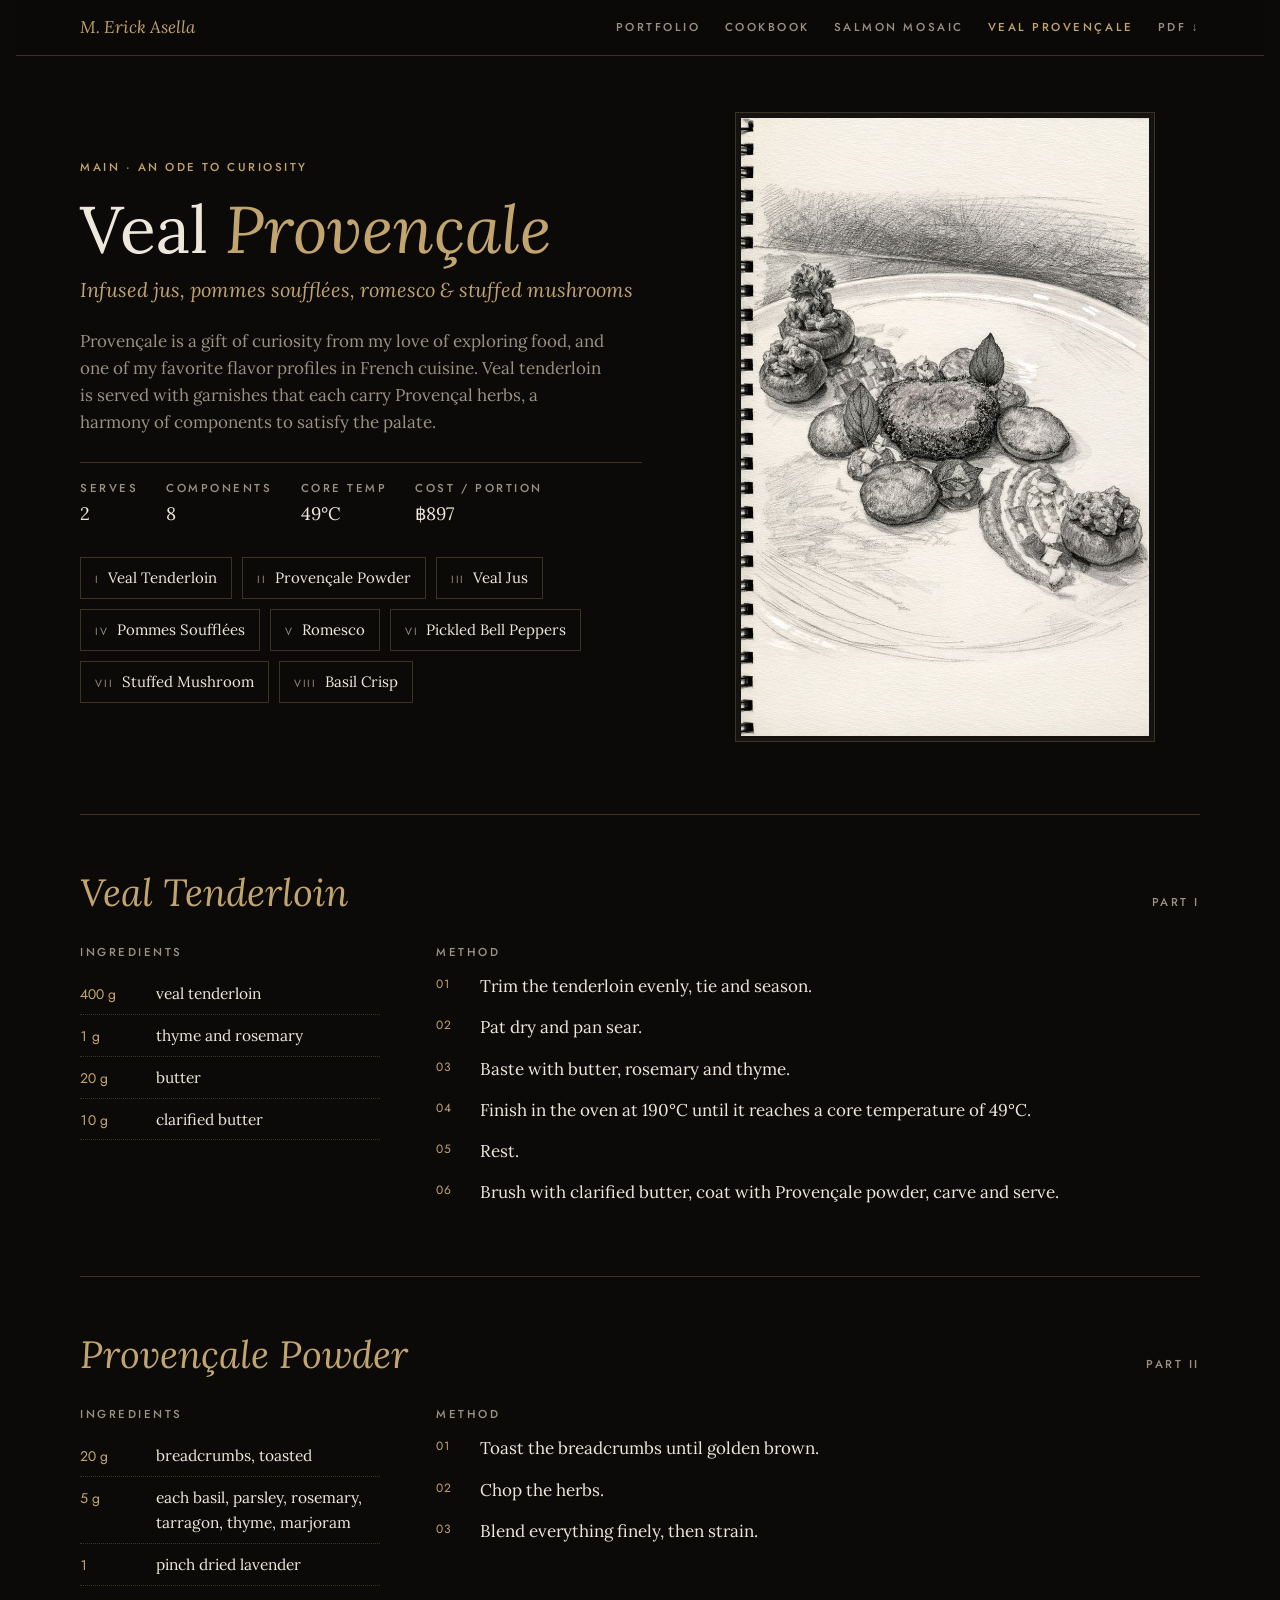
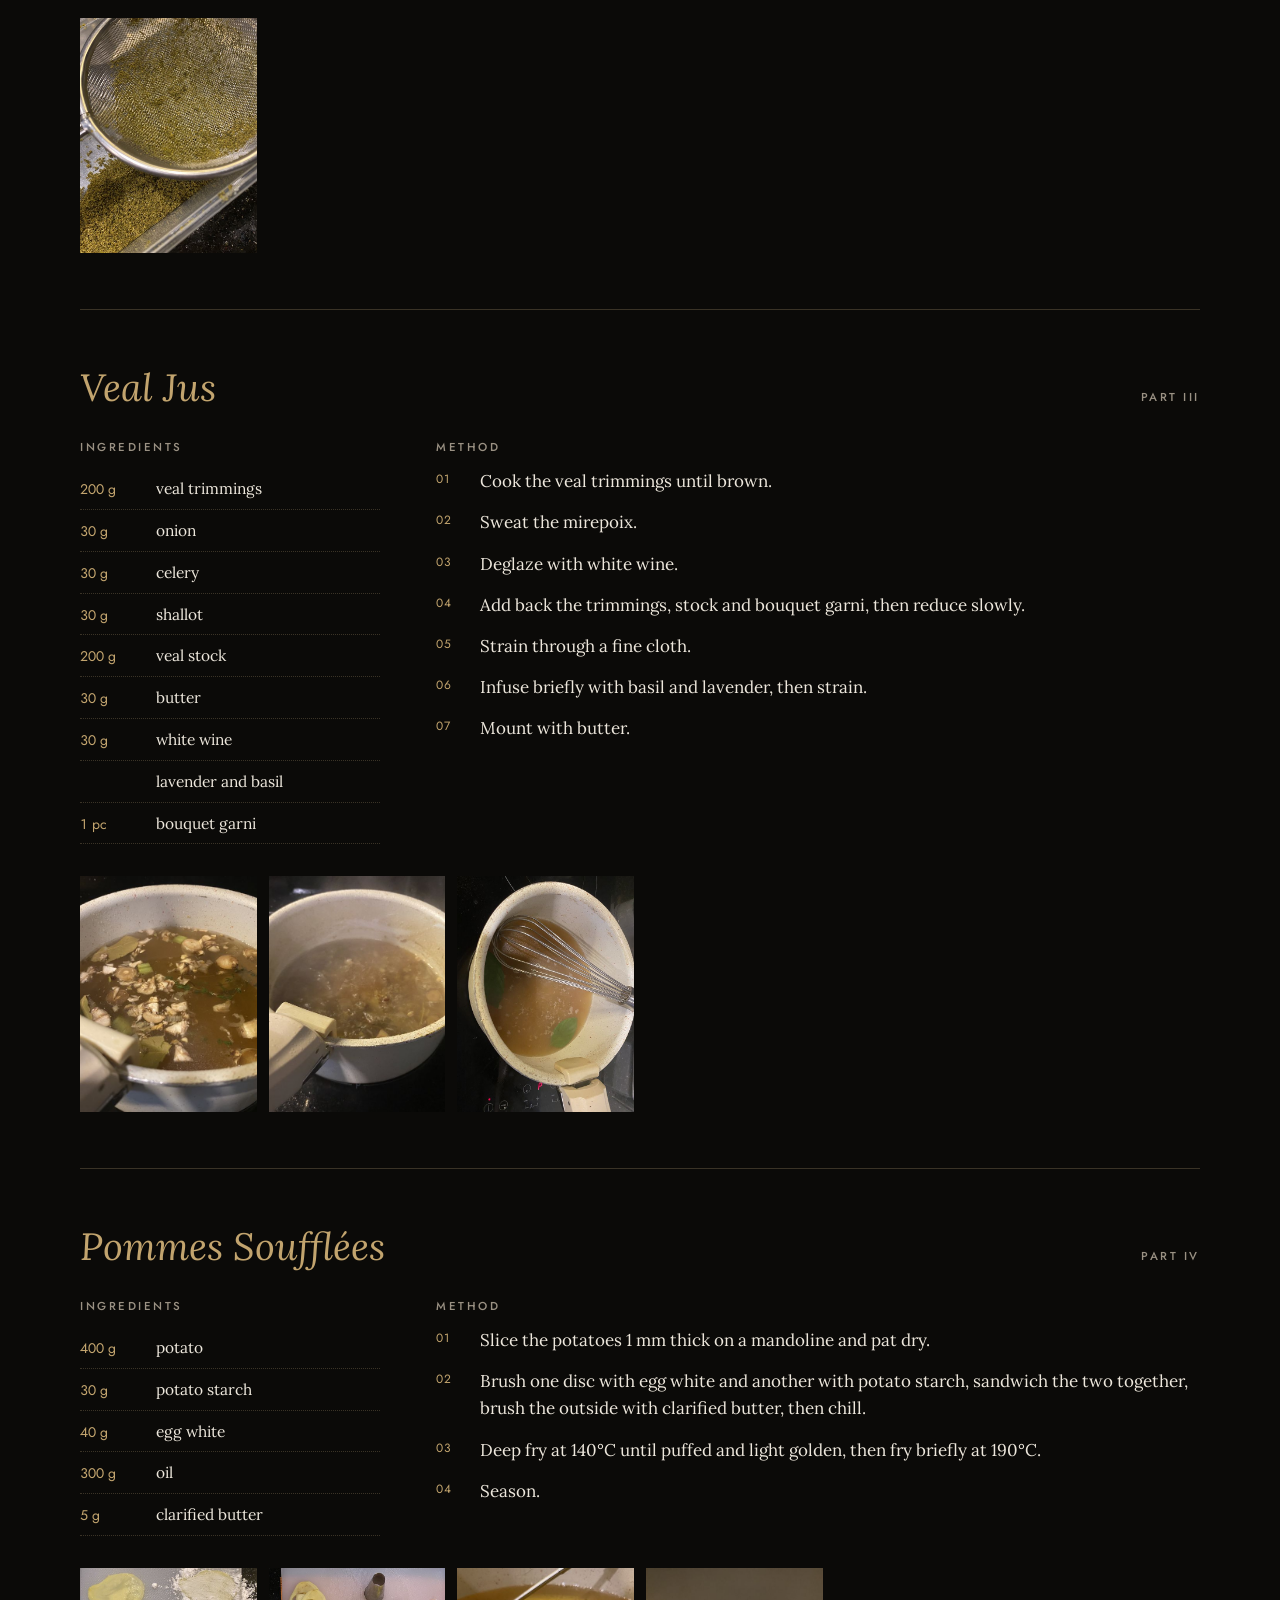
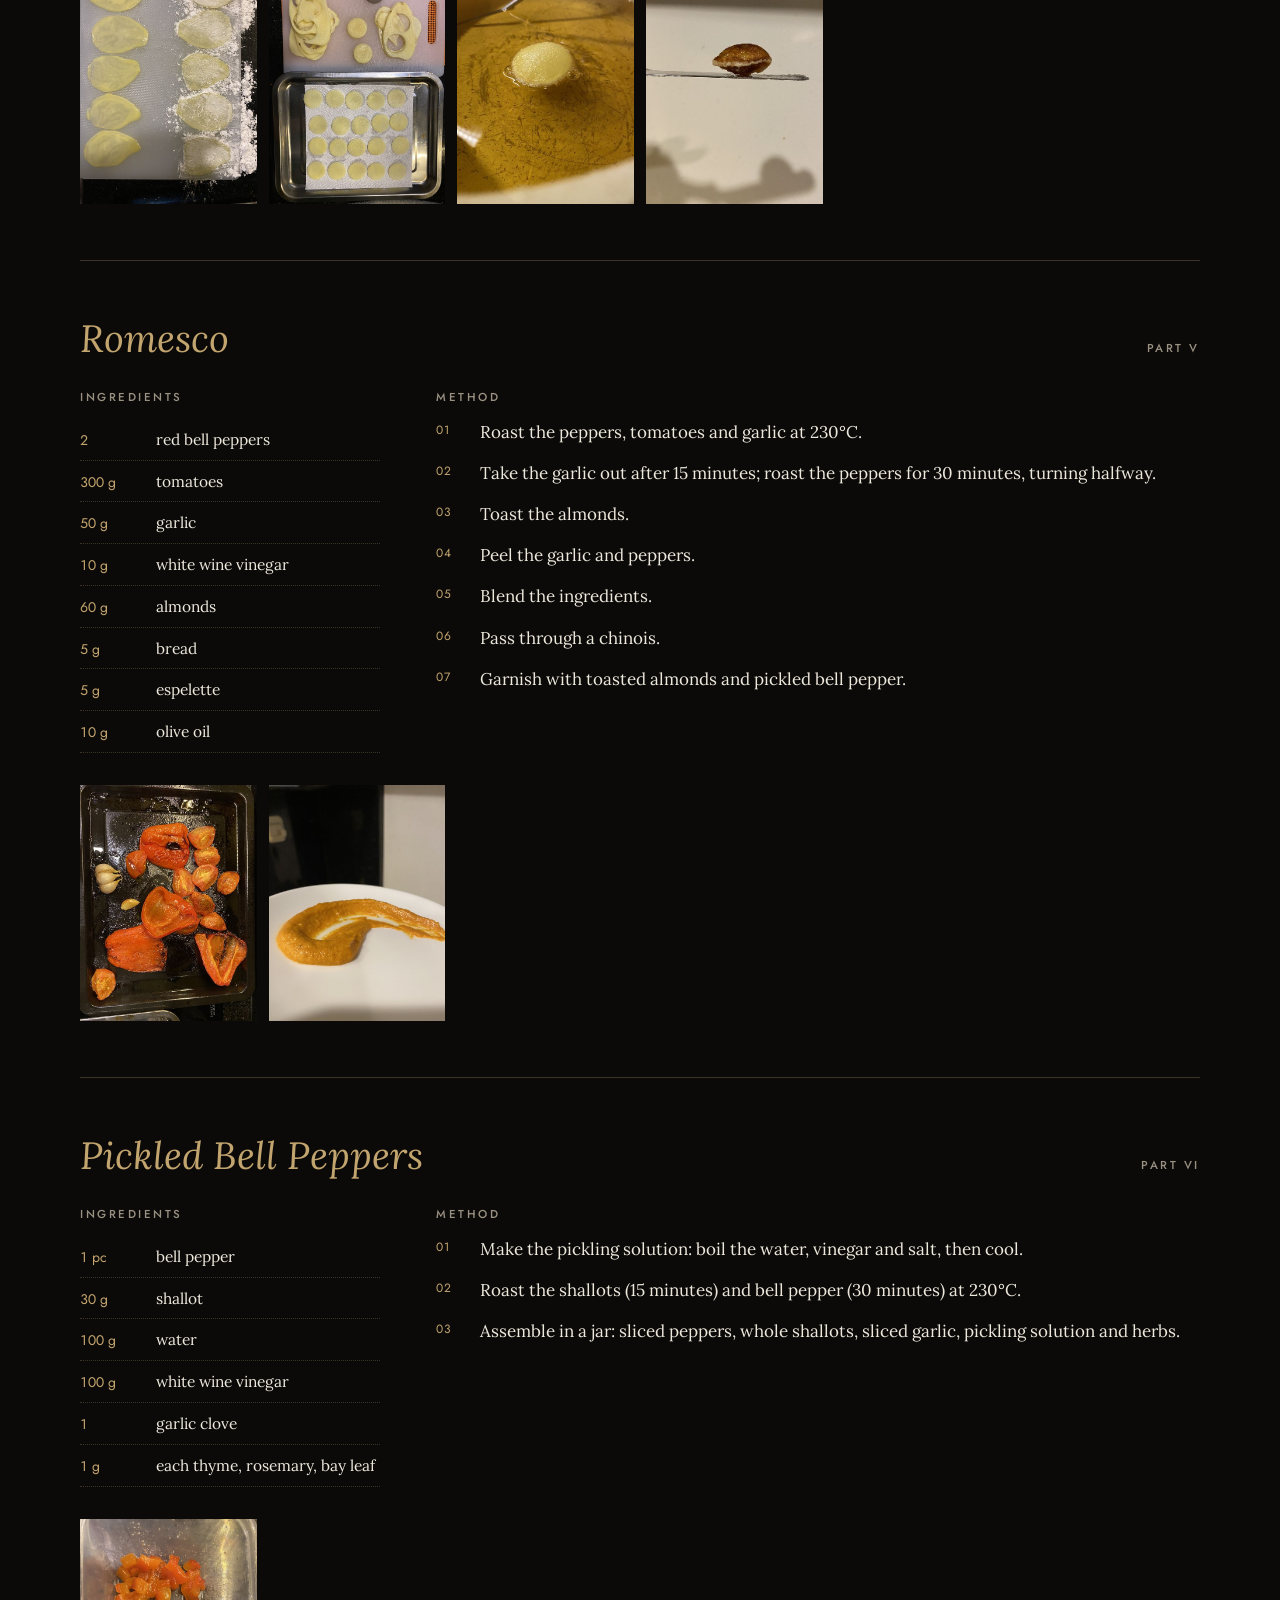
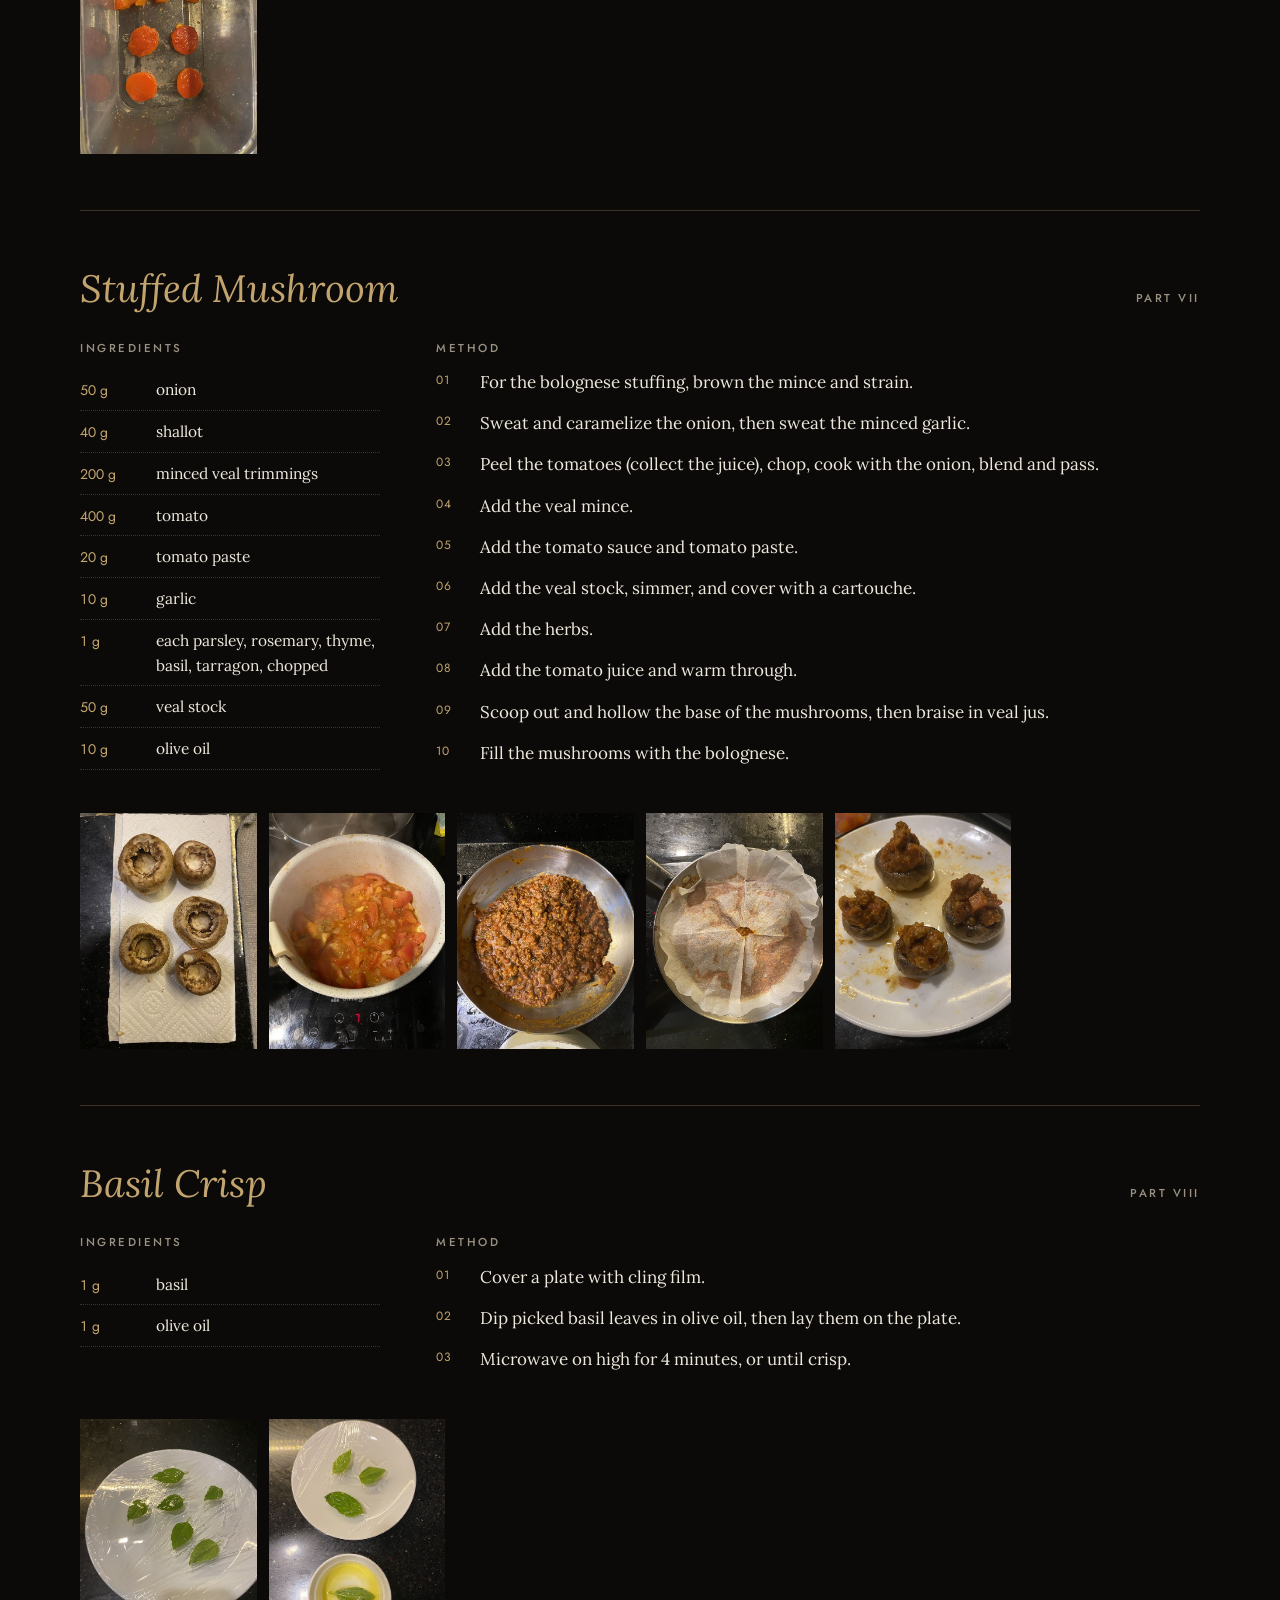
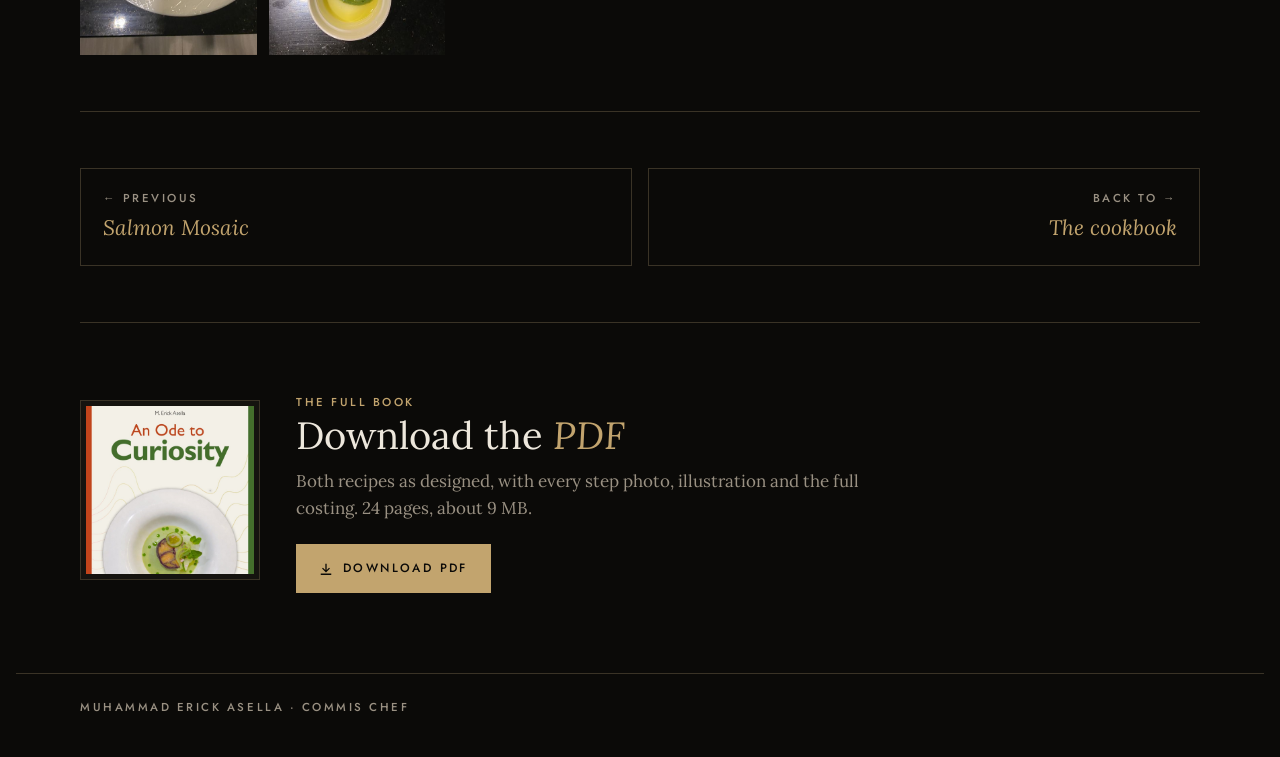
<file: cookbook/veal-provencale/index.html>
<!doctype html>
<html lang="en">
<head>
<meta charset="utf-8">
<meta name="viewport" content="width=device-width, initial-scale=1, viewport-fit=cover">
<title>Veal Provençale · An Ode to Curiosity</title>
<meta name="description" content="Veal provençale with infused jus, pommes soufflées, romesco and stuffed mushrooms: full recipe by Muhammad Erick Asella.">
<link rel="preconnect" href="https://fonts.googleapis.com">
<link rel="preconnect" href="https://fonts.gstatic.com" crossorigin>
<link rel="stylesheet" href="https://fonts.googleapis.com/css2?family=Lora:ital,wght@0,400;0,500;1,400;1,500&family=Jost:wght@400;500&display=swap">
<link rel="stylesheet" href="../cookbook.css">
</head>
<body>

<nav>
  <div class="wrap">
    <a class="mark" href="../../">M. Erick Asella</a>
    <a class="label" href="../../">Portfolio</a>
    <a class="label" href="../">Cookbook</a>
    <a class="label" href="../salmon-mosaic/">Salmon Mosaic</a>
    <a class="label" href="../veal-provencale/" aria-current="page">Veal Provençale</a>
    <a class="label" href="../an-ode-to-curiosity.pdf" download>PDF ↓</a>
  </div>
</nav>

<main class="wrap" id="top">
  <header class="r-hero">
    <div>
      <span class="label gold">Main · An Ode to Curiosity</span>
      <h1>Veal <em>Provençale</em></h1>
      <p class="sub">Infused jus, pommes soufflées, romesco &amp; stuffed mushrooms</p>
      <p class="story">Provençale is a gift of curiosity from my love of exploring food, and one of my favorite flavor profiles in French cuisine. Veal tenderloin is served with garnishes that each carry Provençal herbs, a harmony of components to satisfy the palate.</p>
      <ul class="facts">
        <li><span class="label">Serves</span><b>2</b></li><li><span class="label">Components</span><b>8</b></li><li><span class="label">Core temp</span><b>49°C</b></li><li><span class="label">Cost / portion</span><b>฿897</b></li>
      </ul>
      <ul class="toc"><li><a href="#tenderloin"><span>I</span>Veal Tenderloin</a></li><li><a href="#powder"><span>II</span>Provençale Powder</a></li><li><a href="#jus"><span>III</span>Veal Jus</a></li><li><a href="#souffle"><span>IV</span>Pommes Soufflées</a></li><li><a href="#romesco"><span>V</span>Romesco</a></li><li><a href="#pickles"><span>VI</span>Pickled Bell Peppers</a></li><li><a href="#mushroom"><span>VII</span>Stuffed Mushroom</a></li><li><a href="#basil"><span>VIII</span>Basil Crisp</a></li></ul>
    </div>
    <div class="pics single"><img src="../img/veal-sketch.jpg" alt="Pencil sketch of the veal provençale plate with stuffed mushrooms and pommes soufflées"></div>
  </header>

<section class="part" id="tenderloin">
<div class="head"><h2>Veal Tenderloin</h2><span class="label">Part I</span></div>
<div><span class="label col-label">Ingredients</span><ul class="ing"><li><span class="q">400 g</span><span>veal tenderloin</span></li><li><span class="q">1 g</span><span>thyme and rosemary</span></li><li><span class="q">20 g</span><span>butter</span></li><li><span class="q">10 g</span><span>clarified butter</span></li></ul></div>
<div><span class="label col-label">Method</span><ol class="method"><li>Trim the tenderloin evenly, tie and season.</li><li>Pat dry and pan sear.</li><li>Baste with butter, rosemary and thyme.</li><li>Finish in the oven at 190°C until it reaches a core temperature of 49°C.</li><li>Rest.</li><li>Brush with clarified butter, coat with Provençale powder, carve and serve.</li></ol></div>
</section>
<section class="part" id="powder">
<div class="head"><h2>Provençale Powder</h2><span class="label">Part II</span></div>
<div><span class="label col-label">Ingredients</span><ul class="ing"><li><span class="q">20 g</span><span>breadcrumbs, toasted</span></li><li><span class="q">5 g</span><span>each basil, parsley, rosemary, tarragon, thyme, marjoram</span></li><li><span class="q">1</span><span>pinch dried lavender</span></li></ul></div>
<div><span class="label col-label">Method</span><ol class="method"><li>Toast the breadcrumbs until golden brown.</li><li>Chop the herbs.</li><li>Blend everything finely, then strain.</li></ol></div>
<div class="steps"><img src="../img/provencale-powder.jpg" alt="Provençale herb powder passing through a sieve" loading="lazy"></div>
</section>
<section class="part" id="jus">
<div class="head"><h2>Veal Jus</h2><span class="label">Part III</span></div>
<div><span class="label col-label">Ingredients</span><ul class="ing"><li><span class="q">200 g</span><span>veal trimmings</span></li><li><span class="q">30 g</span><span>onion</span></li><li><span class="q">30 g</span><span>celery</span></li><li><span class="q">30 g</span><span>shallot</span></li><li><span class="q">200 g</span><span>veal stock</span></li><li><span class="q">30 g</span><span>butter</span></li><li><span class="q">30 g</span><span>white wine</span></li><li><span class="q"></span><span>lavender and basil</span></li><li><span class="q">1 pc</span><span>bouquet garni</span></li></ul></div>
<div><span class="label col-label">Method</span><ol class="method"><li>Cook the veal trimmings until brown.</li><li>Sweat the mirepoix.</li><li>Deglaze with white wine.</li><li>Add back the trimmings, stock and bouquet garni, then reduce slowly.</li><li>Strain through a fine cloth.</li><li>Infuse briefly with basil and lavender, then strain.</li><li>Mount with butter.</li></ol></div>
<div class="steps"><img src="../img/jus-1.jpg" alt="Veal trimmings and mirepoix in stock" loading="lazy"><img src="../img/jus-2.jpg" alt="Jus reducing" loading="lazy"><img src="../img/jus-3.jpg" alt="Mounting the jus with butter" loading="lazy"></div>
</section>
<section class="part" id="souffle">
<div class="head"><h2>Pommes Soufflées</h2><span class="label">Part IV</span></div>
<div><span class="label col-label">Ingredients</span><ul class="ing"><li><span class="q">400 g</span><span>potato</span></li><li><span class="q">30 g</span><span>potato starch</span></li><li><span class="q">40 g</span><span>egg white</span></li><li><span class="q">300 g</span><span>oil</span></li><li><span class="q">5 g</span><span>clarified butter</span></li></ul></div>
<div><span class="label col-label">Method</span><ol class="method"><li>Slice the potatoes 1 mm thick on a mandoline and pat dry.</li><li>Brush one disc with egg white and another with potato starch, sandwich the two together, brush the outside with clarified butter, then chill.</li><li>Deep fry at 140°C until puffed and light golden, then fry briefly at 190°C.</li><li>Season.</li></ol></div>
<div class="steps"><img src="../img/souffle-1.jpg" alt="Potato discs paired and dusted" loading="lazy"><img src="../img/souffle-2.jpg" alt="Cut potato discs ready to chill" loading="lazy"><img src="../img/souffle-3.jpg" alt="Potato puffing in the fryer" loading="lazy"><img src="../img/souffle-4.jpg" alt="A finished pomme soufflée" loading="lazy"></div>
</section>
<section class="part" id="romesco">
<div class="head"><h2>Romesco</h2><span class="label">Part V</span></div>
<div><span class="label col-label">Ingredients</span><ul class="ing"><li><span class="q">2</span><span>red bell peppers</span></li><li><span class="q">300 g</span><span>tomatoes</span></li><li><span class="q">50 g</span><span>garlic</span></li><li><span class="q">10 g</span><span>white wine vinegar</span></li><li><span class="q">60 g</span><span>almonds</span></li><li><span class="q">5 g</span><span>bread</span></li><li><span class="q">5 g</span><span>espelette</span></li><li><span class="q">10 g</span><span>olive oil</span></li></ul></div>
<div><span class="label col-label">Method</span><ol class="method"><li>Roast the peppers, tomatoes and garlic at 230°C.</li><li>Take the garlic out after 15 minutes; roast the peppers for 30 minutes, turning halfway.</li><li>Toast the almonds.</li><li>Peel the garlic and peppers.</li><li>Blend the ingredients.</li><li>Pass through a chinois.</li><li>Garnish with toasted almonds and pickled bell pepper.</li></ol></div>
<div class="steps"><img src="../img/romesco-roast.jpg" alt="Roasted peppers, tomatoes and garlic" loading="lazy"><img src="../img/romesco.jpg" alt="A swoosh of finished romesco" loading="lazy"></div>
</section>
<section class="part" id="pickles">
<div class="head"><h2>Pickled Bell Peppers</h2><span class="label">Part VI</span></div>
<div><span class="label col-label">Ingredients</span><ul class="ing"><li><span class="q">1 pc</span><span>bell pepper</span></li><li><span class="q">30 g</span><span>shallot</span></li><li><span class="q">100 g</span><span>water</span></li><li><span class="q">100 g</span><span>white wine vinegar</span></li><li><span class="q">1</span><span>garlic clove</span></li><li><span class="q">1 g</span><span>each thyme, rosemary, bay leaf</span></li></ul></div>
<div><span class="label col-label">Method</span><ol class="method"><li>Make the pickling solution: boil the water, vinegar and salt, then cool.</li><li>Roast the shallots (15 minutes) and bell pepper (30 minutes) at 230°C.</li><li>Assemble in a jar: sliced peppers, whole shallots, sliced garlic, pickling solution and herbs.</li></ol></div>
<div class="steps"><img src="../img/pickled-peppers.jpg" alt="Roasted peppers and shallots for pickling" loading="lazy"></div>
</section>
<section class="part" id="mushroom">
<div class="head"><h2>Stuffed Mushroom</h2><span class="label">Part VII</span></div>
<div><span class="label col-label">Ingredients</span><ul class="ing"><li><span class="q">50 g</span><span>onion</span></li><li><span class="q">40 g</span><span>shallot</span></li><li><span class="q">200 g</span><span>minced veal trimmings</span></li><li><span class="q">400 g</span><span>tomato</span></li><li><span class="q">20 g</span><span>tomato paste</span></li><li><span class="q">10 g</span><span>garlic</span></li><li><span class="q">1 g</span><span>each parsley, rosemary, thyme, basil, tarragon, chopped</span></li><li><span class="q">50 g</span><span>veal stock</span></li><li><span class="q">10 g</span><span>olive oil</span></li></ul></div>
<div><span class="label col-label">Method</span><ol class="method"><li>For the bolognese stuffing, brown the mince and strain.</li><li>Sweat and caramelize the onion, then sweat the minced garlic.</li><li>Peel the tomatoes (collect the juice), chop, cook with the onion, blend and pass.</li><li>Add the veal mince.</li><li>Add the tomato sauce and tomato paste.</li><li>Add the veal stock, simmer, and cover with a cartouche.</li><li>Add the herbs.</li><li>Add the tomato juice and warm through.</li><li>Scoop out and hollow the base of the mushrooms, then braise in veal jus.</li><li>Fill the mushrooms with the bolognese.</li></ol></div>
<div class="steps"><img src="../img/mushroom-1.jpg" alt="Hollowed mushroom caps" loading="lazy"><img src="../img/mushroom-2.jpg" alt="Tomato base cooking" loading="lazy"><img src="../img/mushroom-3.jpg" alt="Veal bolognese" loading="lazy"><img src="../img/mushroom-4.jpg" alt="Bolognese under a cartouche" loading="lazy"><img src="../img/mushroom-5.jpg" alt="Finished stuffed mushrooms" loading="lazy"></div>
</section>
<section class="part" id="basil">
<div class="head"><h2>Basil Crisp</h2><span class="label">Part VIII</span></div>
<div><span class="label col-label">Ingredients</span><ul class="ing"><li><span class="q">1 g</span><span>basil</span></li><li><span class="q">1 g</span><span>olive oil</span></li></ul></div>
<div><span class="label col-label">Method</span><ol class="method"><li>Cover a plate with cling film.</li><li>Dip picked basil leaves in olive oil, then lay them on the plate.</li><li>Microwave on high for 4 minutes, or until crisp.</li></ol></div>
<div class="steps"><img src="../img/basil-1.jpg" alt="Basil leaves laid on cling film" loading="lazy"><img src="../img/basil-2.jpg" alt="Basil leaves dipped in oil" loading="lazy"></div>
</section>

  <section>
    <div class="pager"><a href="../salmon-mosaic/"><span class="label">← Previous</span><span class="t">Salmon Mosaic</span></a><a href="../"><span class="label">Back to →</span><span class="t">The cookbook</span></a></div>
  </section>

  <section class="download" id="download">
    <img src="../img/cover.jpg" alt="" loading="lazy">
    <div>
      <span class="label gold">The full book</span>
      <h2>Download the <em>PDF</em></h2>
      <p>Both recipes as designed, with every step photo, illustration and the full costing. 24 pages, about 9 MB.</p>
      <a class="btn" href="../an-ode-to-curiosity.pdf" download><svg viewBox="0 0 16 16" fill="none" stroke="currentColor" stroke-width="1.5" aria-hidden="true"><path d="M8 2v9M4 7l4 4 4-4M2 14h12"/></svg> Download PDF</a>
    </div>
  </section>
</main>

<footer><div class="wrap label">Muhammad Erick Asella · Commis Chef</div></footer>
</body>
</html>
</file>
<file: cookbook/cookbook.css>
/* Cookbook pages: same tasting-menu language as the portfolio — dark ground, gold italic headings, Jost labels. */
:root {
  --bg: #0b0a08;
  --surface: #15130f;
  --fg: #ede7dc;
  --muted: #9a9183;
  --gold: #c2a46e;
  --rule: #3a3326;
  --display: "Lora", Georgia, "Times New Roman", serif;
  --body: "Lora", Georgia, serif;
  --label: "Jost", "Helvetica Neue", Arial, sans-serif;
  color-scheme: dark;
}
* { box-sizing: border-box; }
html { scroll-behavior: smooth; }
@media (prefers-reduced-motion: reduce) { html { scroll-behavior: auto; } }
body { margin: 0;
  background: var(--bg); color: var(--fg);
  font-family: var(--body); font-size: 17px; line-height: 1.6;
  padding-left: max(16px, env(safe-area-inset-left, 0px));
  padding-right: max(16px, env(safe-area-inset-right, 0px));
}
.wrap { max-width: 1120px; margin: 0 auto; }
a { color: inherit; }
a:focus-visible { outline: 2px solid var(--gold); outline-offset: 3px; }
img { display: block; max-width: 100%; }
.label {
  font-family: var(--label); font-size: 11.5px; font-weight: 500;
  letter-spacing: .22em; text-transform: uppercase; color: var(--muted);
}
.gold { color: var(--gold); }

/* nav */
nav {
  position: sticky; top: env(safe-area-inset-top, 0px); z-index: 5;
  background: color-mix(in srgb, var(--bg) 92%, transparent);
  backdrop-filter: blur(6px);
  border-bottom: 1px solid var(--rule);
}
nav .wrap { display: flex; gap: 24px; align-items: center; padding-block: 14px; overflow-x: auto; scrollbar-width: none; }
nav .wrap::-webkit-scrollbar { display: none; }
nav .mark { font-family: var(--display); font-style: italic; color: var(--gold); white-space: nowrap; margin-right: auto; font-size: 17px; text-decoration: none; }
nav a.label { text-decoration: none; white-space: nowrap; }
nav a.label:hover, nav a.label[aria-current="page"] { color: var(--gold); }

/* buttons */
.btn {
  display: inline-flex; align-items: center; gap: 10px;
  font-family: var(--label); font-size: 12px; font-weight: 500; letter-spacing: .2em; text-transform: uppercase;
  text-decoration: none; padding: 14px 22px; border: 1px solid var(--gold); color: var(--bg); background: var(--gold);
  transition: background .2s, color .2s;
}
.btn:hover { background: transparent; color: var(--gold); }
.btn.ghost { background: transparent; color: var(--gold); }
.btn.ghost:hover { background: var(--gold); color: var(--bg); }
.btn svg { width: 14px; height: 14px; flex: none; }
.meta-note { font-family: var(--label); font-size: 12px; color: var(--muted); letter-spacing: .04em; }

/* sections */
section { padding-block: 56px; border-top: 1px solid var(--rule); scroll-margin-top: 60px; }
.head { display: flex; align-items: baseline; justify-content: space-between; gap: 16px; flex-wrap: wrap; margin-bottom: 32px; }
h2 { font-family: var(--display); font-weight: 400; font-size: clamp(28px, 3.6vw, 38px); margin: 0; text-wrap: balance; line-height: 1.15; }
h2 em, h1 em { color: var(--gold); font-style: italic; }

/* book hero */
.book-hero { display: grid; grid-template-columns: minmax(0, 1fr) minmax(0, 1fr); gap: 56px; align-items: center; padding-block: 64px 80px; }
.book-hero h1 { font-family: var(--display); font-weight: 400; font-size: clamp(42px, 6vw, 72px); line-height: 1.04; margin: 18px 0 18px; text-wrap: balance; }
.book-hero .lede { color: var(--muted); max-width: 44ch; margin: 0 0 30px; }
.book-hero .actions { display: flex; gap: 14px; flex-wrap: wrap; align-items: center; }
.cover { border: 1px solid var(--rule); padding: 8px; background: var(--surface); transform: rotate(-1.2deg); box-shadow: 0 30px 60px -30px #000; }
.cover img { width: 100%; aspect-ratio: 1; object-fit: cover; }

/* foreword */
.foreword { display: grid; grid-template-columns: 240px minmax(0, 1fr); gap: 48px; }
.foreword .prose { max-width: 64ch; }
.foreword .prose p { margin: 0 0 1.1em; }
.foreword .prose p:first-child::first-letter { font-family: var(--display); color: var(--gold); float: left; font-size: 3.4em; line-height: .9; padding: 6px 10px 0 0; }
.pull { font-family: var(--display); font-style: italic; color: var(--gold); font-size: 22px; line-height: 1.35; margin: 0; }

/* recipe cards */
.recipes { display: grid; grid-template-columns: repeat(2, minmax(0, 1fr)); gap: 32px; }
.rcard { display: grid; grid-template-rows: auto 1fr; text-decoration: none; border: 1px solid var(--rule); background: var(--surface); transition: border-color .2s; }
.rcard:hover { border-color: var(--gold); }
.rcard img { width: 100%; aspect-ratio: 4 / 3; object-fit: cover; }
.rcard .body { padding: 22px 24px 26px; display: flex; flex-direction: column; gap: 8px; }
.rcard h3 { font-family: var(--display); font-style: italic; font-weight: 400; color: var(--gold); font-size: 26px; margin: 0; line-height: 1.2; }
.rcard p { margin: 0; color: var(--muted); }
.rcard .more { margin-top: auto; padding-top: 12px; color: var(--fg); }

/* cost table */
.cost { display: grid; grid-template-columns: repeat(2, minmax(0, 1fr)); gap: 32px 48px; }
.cost table { width: 100%; border-collapse: collapse; font-size: 15.5px; }
.cost caption { text-align: left; font-family: var(--display); font-style: italic; color: var(--gold); font-size: 21px; padding-bottom: 12px; }
.cost td { padding: 7px 0; border-bottom: 1px solid var(--rule); }
.cost td:last-child { text-align: right; font-variant-numeric: tabular-nums; }
.cost tr.total td { border-bottom: 0; padding-top: 12px; font-weight: 500; }
.cost tr.portion td { color: var(--gold); font-family: var(--display); font-style: italic; font-size: 19px; }

/* gallery */
.gallery { display: grid; grid-template-columns: 2fr 1fr 1fr; gap: 14px; }
.gallery img { width: 100%; height: 100%; object-fit: cover; aspect-ratio: 3 / 4; }
.gallery img.wide { aspect-ratio: auto; }

/* download band */
.download { display: grid; grid-template-columns: 180px minmax(0, 1fr); gap: 36px; align-items: center; padding-block: 64px 80px; }
.download img { width: 180px; aspect-ratio: 1; object-fit: cover; border: 1px solid var(--rule); padding: 5px; background: var(--surface); }
.download h2 { margin-bottom: 10px; }
.download p { color: var(--muted); margin: 0 0 22px; max-width: 52ch; }

/* recipe page */
.r-hero { display: grid; grid-template-columns: minmax(0, 1.1fr) minmax(0, 1fr); gap: 48px; align-items: center; padding-block: 56px 72px; }
.r-hero h1 { font-family: var(--display); font-weight: 400; font-size: clamp(40px, 5.6vw, 66px); line-height: 1.04; margin: 16px 0 10px; text-wrap: balance; }
.r-hero .sub { font-family: var(--display); font-style: italic; color: var(--gold); font-size: 20px; margin: 0 0 22px; }
.r-hero .story { color: var(--muted); margin: 0 0 26px; max-width: 48ch; }
.r-hero .pics { display: grid; grid-template-columns: 1fr 1fr; gap: 14px; align-items: end; }
.r-hero .pics img { width: 100%; object-fit: cover; border: 1px solid var(--rule); padding: 5px; background: var(--surface); }
.r-hero .pics img:first-child { aspect-ratio: 3 / 4; }
.r-hero .pics img:last-child { aspect-ratio: 2 / 3; transform: translateY(24px); }
.r-hero .pics.single { grid-template-columns: 1fr; max-width: 420px; justify-self: center; }
.r-hero .pics.single img { aspect-ratio: 2 / 3; transform: none; }
.facts { display: flex; flex-wrap: wrap; gap: 10px 28px; margin: 0 0 28px; padding: 16px 0 0; border-top: 1px solid var(--rule); list-style: none; }
.facts li { display: grid; gap: 2px; }
.facts b { font-weight: 400; font-size: 18px; }

/* components index */
.toc { display: flex; flex-wrap: wrap; gap: 10px; margin: 0; padding: 0; list-style: none; }
.toc a { display: inline-block; text-decoration: none; padding: 8px 14px; border: 1px solid var(--rule); font-size: 15px; }
.toc a:hover { border-color: var(--gold); color: var(--gold); }
.toc a span { font-family: var(--label); font-size: 10.5px; letter-spacing: .18em; color: var(--muted); margin-right: 8px; }

/* recipe part */
.part { display: grid; grid-template-columns: minmax(0, 300px) minmax(0, 1fr); gap: 24px 56px; }
.part .head { grid-column: 1 / -1; margin-bottom: 4px; }
.part .head h2 { font-style: italic; color: var(--gold); }
.ing { margin: 0; padding: 0; list-style: none; }
.ing li { display: grid; grid-template-columns: 64px minmax(0, 1fr); gap: 12px; padding: 8px 0; border-bottom: 1px dotted var(--rule); font-size: 15.5px; }
.ing li .q { font-family: var(--label); font-variant-numeric: tabular-nums; color: var(--gold); font-size: 14px; padding-top: 2px; }
.method { margin: 0; padding: 0; list-style: none; counter-reset: s; }
.method li { counter-increment: s; position: relative; padding: 0 0 14px 44px; }
.method li::before { content: counter(s, decimal-leading-zero); position: absolute; left: 0; top: 2px; font-family: var(--label); font-size: 12px; letter-spacing: .1em; color: var(--gold); }
.col-label { display: block; margin-bottom: 12px; }
.steps { grid-column: 1 / -1; display: grid; grid-template-columns: repeat(auto-fill, minmax(150px, 1fr)); gap: 12px; margin-top: 8px; }
.steps img { width: 100%; aspect-ratio: 3 / 4; object-fit: cover; }
.assembly { font-size: 18px; max-width: 60ch; margin: 0; }

/* pager */
.pager { display: grid; grid-template-columns: 1fr 1fr; gap: 16px; }
.pager a { text-decoration: none; border: 1px solid var(--rule); padding: 20px 22px; display: grid; gap: 4px; }
.pager a:hover { border-color: var(--gold); }
.pager a:last-child { text-align: right; }
.pager .t { font-family: var(--display); font-style: italic; color: var(--gold); font-size: 21px; }

footer { padding-block: 24px 40px; border-top: 1px solid var(--rule); color: var(--muted); }

@media (max-width: 880px) {
  .book-hero, .r-hero { grid-template-columns: 1fr; gap: 40px; padding-block: 40px 56px; }
  .book-hero .cover { max-width: 420px; }
  .foreword { grid-template-columns: 1fr; gap: 24px; }
  .recipes, .cost { grid-template-columns: 1fr; }
  .part { grid-template-columns: 1fr; gap: 20px; }
  .gallery { grid-template-columns: 1fr 1fr; }
  .gallery img.wide { grid-column: 1 / -1; aspect-ratio: 3 / 2; }
}
@media (max-width: 520px) {
  body { font-size: 16px; }
  nav .mark { display: none; }
  .download { grid-template-columns: 1fr; gap: 24px; }
  .download img { width: 140px; }
  .pager { grid-template-columns: 1fr; }
  .pager a:last-child { text-align: left; }
  .steps { grid-template-columns: repeat(2, minmax(0, 1fr)); }
  .r-hero .pics img:last-child { transform: translateY(16px); }
}
</file>
